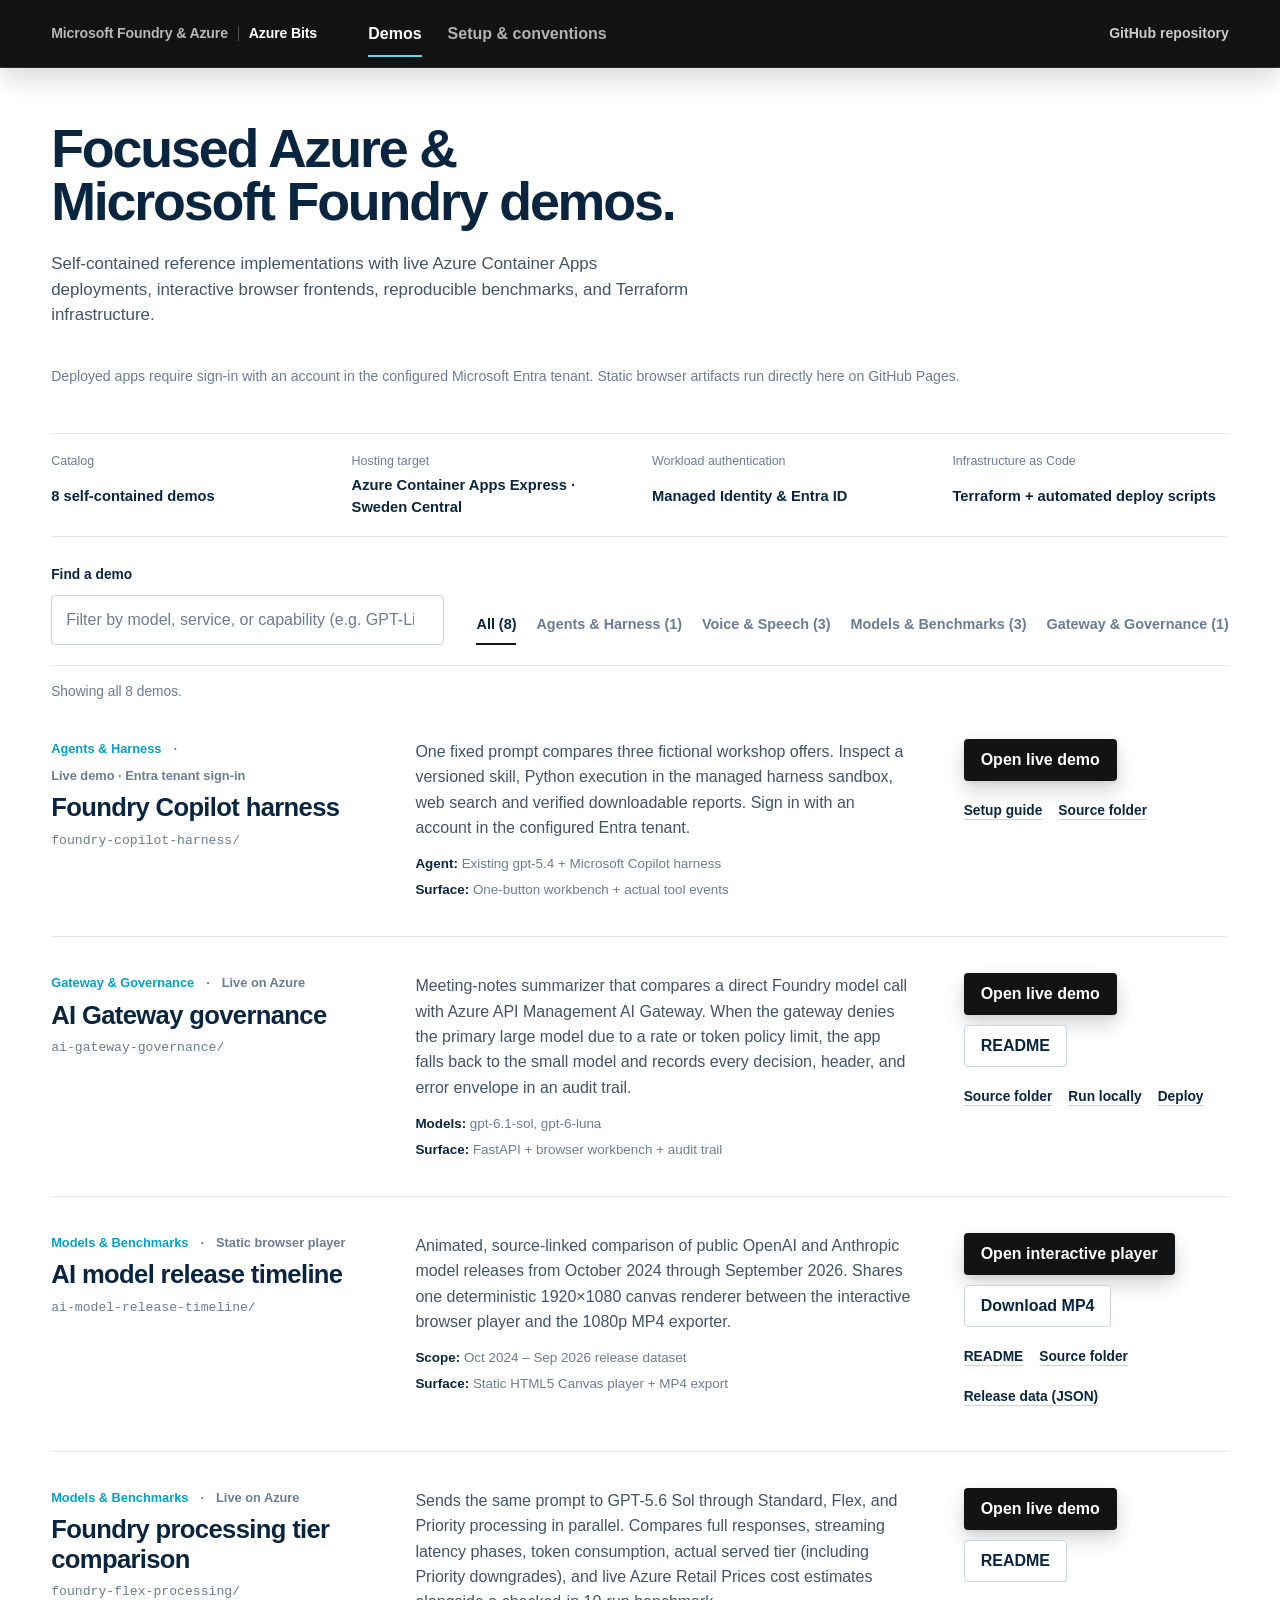
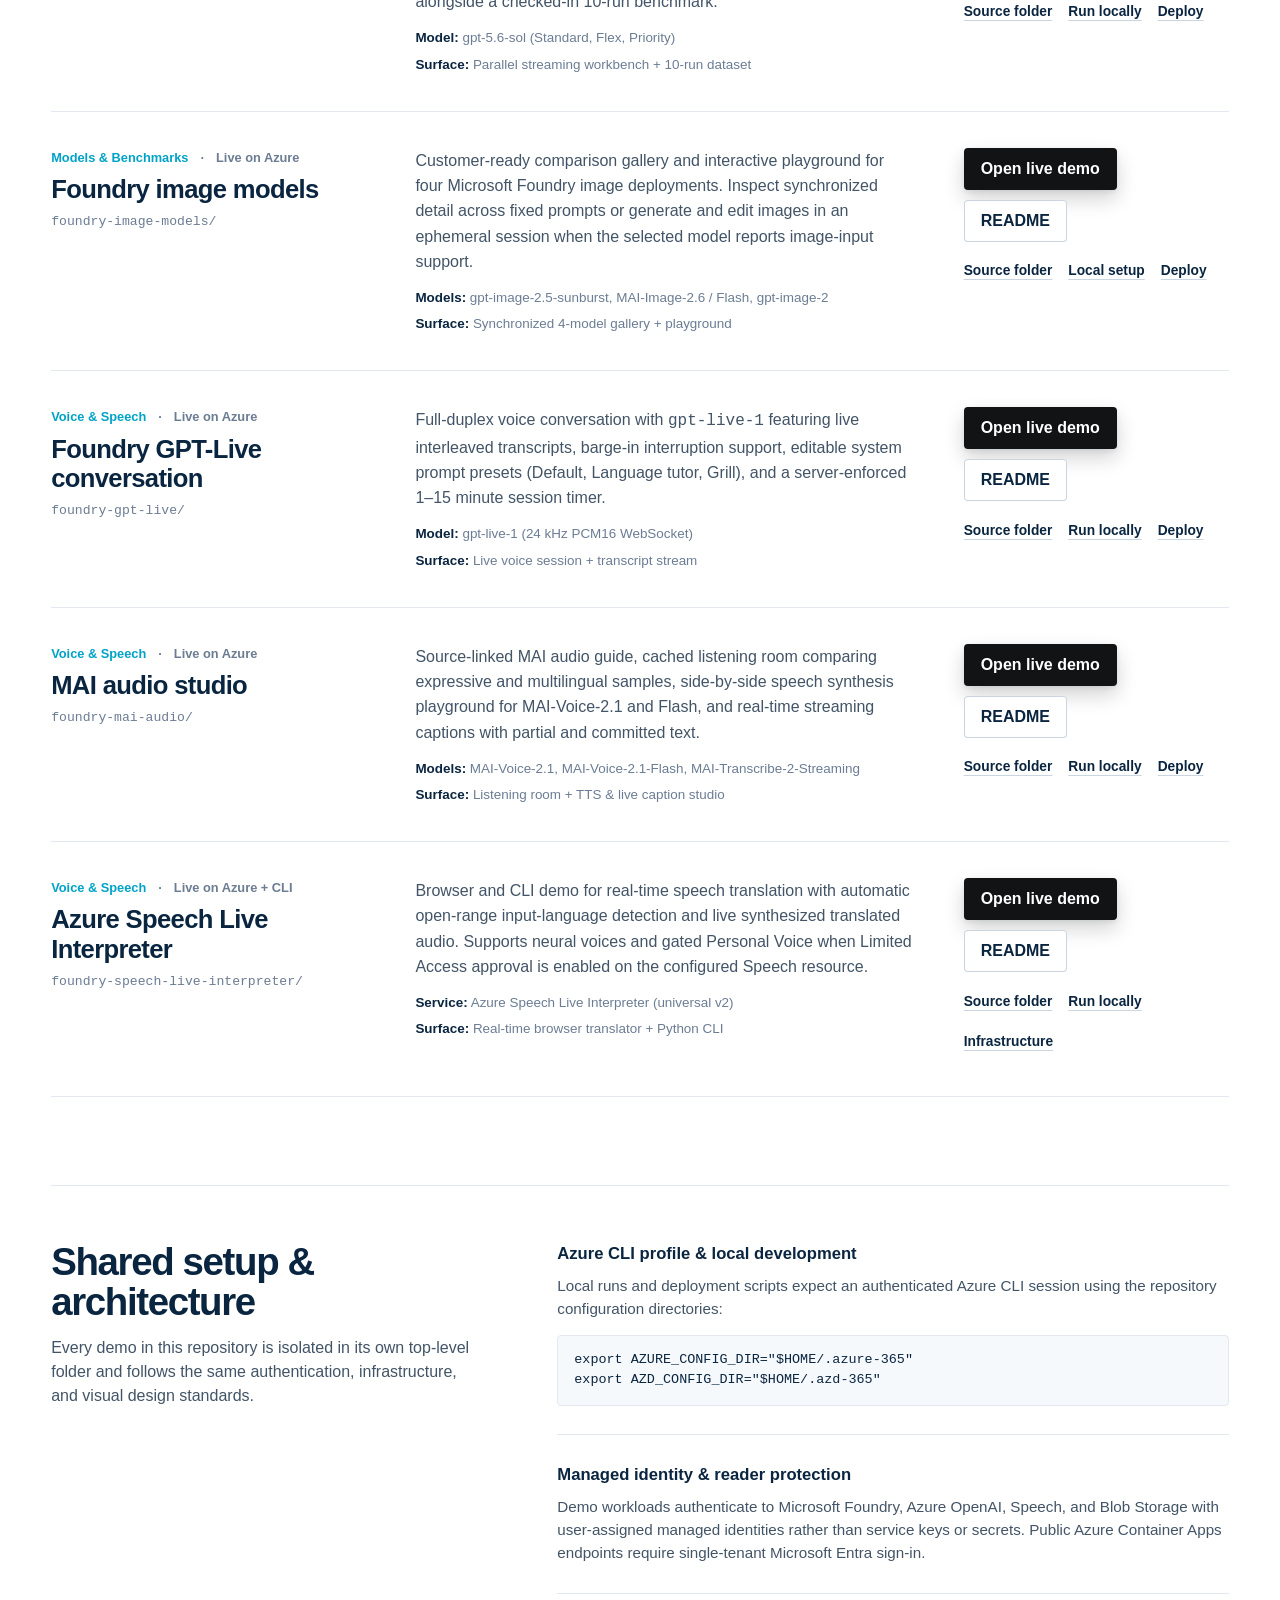
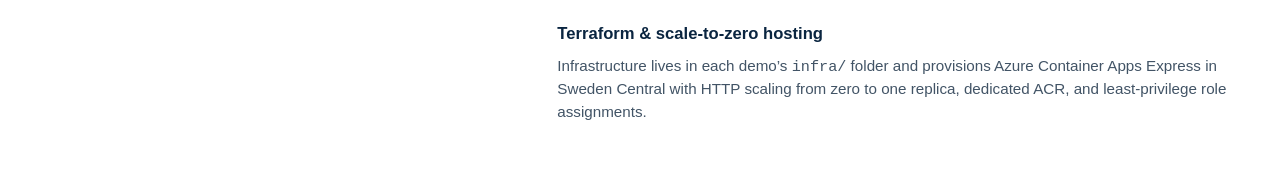
<file: index.html>
<!doctype html>
<html lang="en">
  <head>
    <meta charset="utf-8" />
    <meta name="viewport" content="width=device-width, initial-scale=1" />
    <meta
      name="description"
      content="Directory of self-contained Azure services and Microsoft Foundry demos with live links, source code, and setup guides."
    />
    <title>Azure Bits | Demo Directory</title>
    <link
      rel="icon"
      href="data:image/svg+xml,<svg xmlns=%22http://www.w3.org/2000/svg%22 viewBox=%220 0 32 32%22><rect width=%2232%22 height=%2232%22 rx=%226%22 fill=%22%23111315%22/><path d=%22M9 22 15.5 9h3L25 22h-3.2l-1.3-2.8h-7L12.2 22H9Zm5.7-5.4h4.6L17 11.7l-2.3 4.9Z%22 fill=%22%236fd3e8%22/></svg>"
    />
    <link rel="stylesheet" href="./tokens.css" />
    <link rel="stylesheet" href="./baseline.css" />
    <link rel="stylesheet" href="./styles.css" />
  </head>
  <body>
    <div class="demo-shell">
      <header class="demo-header">
        <a class="demo-brand" href="./" aria-label="Azure Bits home">
          <span class="demo-brand__family">Microsoft Foundry &amp; Azure</span>
          <span class="demo-brand__divider" aria-hidden="true"></span>
          <span>Azure Bits</span>
        </a>
        <nav class="demo-nav" aria-label="Page sections">
          <a class="demo-nav__item is-active" href="#directory">Demos</a>
          <a class="demo-nav__item" href="#conventions">Setup &amp; conventions</a>
        </nav>
        <div class="demo-header__actions">
          <a
            class="header-link"
            href="https://github.com/michalmar/azure-bits"
            target="_blank"
            rel="noopener noreferrer"
          >
            GitHub repository
          </a>
        </div>
      </header>

      <main class="demo-main">
        <section class="demo-page-head" aria-labelledby="page-title">
          <div>
            <h1 id="page-title">Focused Azure &amp; Microsoft Foundry demos.</h1>
          </div>
          <p class="demo-lead">
            Self-contained reference implementations with live Azure Container Apps deployments,
            interactive browser frontends, reproducible benchmarks, and Terraform infrastructure.
          </p>
          <p class="demo-support">
            Deployed apps require sign-in with an account in the configured Microsoft Entra tenant.
            Static browser artifacts run directly here on GitHub Pages.
          </p>
        </section>

        <section class="summary-tape" aria-label="Repository overview">
          <div>
            <span class="summary-tape__label">Catalog</span>
            <strong>8 self-contained demos</strong>
          </div>
          <div>
            <span class="summary-tape__label">Hosting target</span>
            <strong>Azure Container Apps Express · Sweden Central</strong>
          </div>
          <div>
            <span class="summary-tape__label">Workload authentication</span>
            <strong>Managed Identity &amp; Entra ID</strong>
          </div>
          <div>
            <span class="summary-tape__label">Infrastructure as Code</span>
            <strong>Terraform + automated deploy scripts</strong>
          </div>
        </section>

        <section id="directory" aria-labelledby="directory-heading">
          <h2 id="directory-heading" class="sr-only">Demo directory</h2>

          <div class="catalog-toolbar">
            <label class="demo-field catalog-search" for="demoSearch">
              <span class="demo-field__label">Find a demo</span>
              <input
                id="demoSearch"
                class="demo-control"
                type="search"
                placeholder="Filter by model, service, or capability (e.g. GPT-Live, MAI, gateway, flex)…"
                autocomplete="off"
              />
            </label>

            <div class="catalog-filters" role="group" aria-label="Filter demos by category">
              <button
                type="button"
                class="filter-tab is-active"
                data-filter="all"
                aria-pressed="true"
              >
                All (8)
              </button>
              <button
                type="button"
                class="filter-tab"
                data-filter="agents"
                aria-pressed="false"
              >
                Agents &amp; Harness (1)
              </button>
              <button
                type="button"
                class="filter-tab"
                data-filter="voice"
                aria-pressed="false"
              >
                Voice &amp; Speech (3)
              </button>
              <button
                type="button"
                class="filter-tab"
                data-filter="models"
                aria-pressed="false"
              >
                Models &amp; Benchmarks (3)
              </button>
              <button
                type="button"
                class="filter-tab"
                data-filter="governance"
                aria-pressed="false"
              >
                Gateway &amp; Governance (1)
              </button>
            </div>
          </div>

          <p id="catalogStatus" class="catalog-status" role="status" aria-live="polite">
            Showing all 8 demos.
          </p>

          <ol class="demo-catalog" id="demoCatalog">
            <li
              class="demo-entry"
              data-category="agents"
              data-keywords="foundry copilot harness agent skill yaml workshop csv python sandbox web search"
            >
              <div class="demo-entry__identity">
                <div class="demo-entry__kicker">
                  <span class="demo-entry__domain">Agents &amp; Harness</span>
                  <span aria-hidden="true">·</span>
                  <span>Live demo · Entra tenant sign-in</span>
                </div>
                <h3 class="demo-entry__title">
                  <a href="https://foundry-copilot-harness-demo.mangoplant-89bf92cc.swedencentral.azurecontainerapps.io">
                    Foundry Copilot harness
                  </a>
                </h3>
                <span class="demo-entry__folder">foundry-copilot-harness/</span>
              </div>
              <div class="demo-entry__body">
                <p class="demo-entry__summary">
                  One fixed prompt compares three fictional workshop offers. Inspect a
                  versioned skill, Python execution in the managed harness sandbox, web
                  search and verified downloadable reports. Sign in with an account
                  in the configured Entra tenant.
                </p>
                <ul class="demo-entry__specs" aria-label="Technical highlights">
                  <li><strong>Agent:</strong> Existing gpt-5.4 + Microsoft Copilot harness</li>
                  <li><strong>Surface:</strong> One-button workbench + actual tool events</li>
                </ul>
              </div>
              <div class="demo-entry__links">
                <div class="demo-entry__primary-actions">
                  <a class="demo-button demo-button--primary"
                     href="https://foundry-copilot-harness-demo.mangoplant-89bf92cc.swedencentral.azurecontainerapps.io">
                    Open live demo
                  </a>
                </div>
                <div class="demo-entry__secondary-links">
                  <a class="demo-text-link"
                     href="https://github.com/michalmar/azure-bits/blob/main/foundry-copilot-harness/README.md">
                    Setup guide
                  </a>
                  <a class="demo-text-link"
                     href="https://github.com/michalmar/azure-bits/tree/main/foundry-copilot-harness">
                    Source folder
                  </a>
                </div>
              </div>
            </li>
            <li
              class="demo-entry"
              data-category="governance"
              data-keywords="apim api management rate limit token limit fallback gpt-6.1-sol gpt-6-luna audit trail"
            >
              <div class="demo-entry__identity">
                <div class="demo-entry__kicker">
                  <span class="demo-entry__domain">Gateway &amp; Governance</span>
                  <span aria-hidden="true">·</span>
                  <span>Live on Azure</span>
                </div>
                <h3 class="demo-entry__title">
                  <a
                    href="https://ai-gateway-governance-demo.salmonbush-57fddba4.swedencentral.azurecontainerapps.io"
                    target="_blank"
                    rel="noopener noreferrer"
                  >
                    AI Gateway governance
                  </a>
                </h3>
                <span class="demo-entry__folder">ai-gateway-governance/</span>
              </div>

              <div class="demo-entry__body">
                <p class="demo-entry__summary">
                  Meeting-notes summarizer that compares a direct Foundry model call with Azure API
                  Management AI Gateway. When the gateway denies the primary large model due to a
                  rate or token policy limit, the app falls back to the small model and records
                  every decision, header, and error envelope in an audit trail.
                </p>
                <ul class="demo-entry__specs" aria-label="Technical highlights">
                  <li><strong>Models:</strong> gpt-6.1-sol, gpt-6-luna</li>
                  <li><strong>Surface:</strong> FastAPI + browser workbench + audit trail</li>
                </ul>
              </div>

              <div class="demo-entry__links">
                <div class="demo-entry__primary-actions">
                  <a
                    class="demo-button demo-button--primary"
                    href="https://ai-gateway-governance-demo.salmonbush-57fddba4.swedencentral.azurecontainerapps.io"
                    target="_blank"
                    rel="noopener noreferrer"
                  >
                    Open live demo
                  </a>
                  <a
                    class="demo-button demo-button--secondary"
                    href="https://github.com/michalmar/azure-bits/blob/main/ai-gateway-governance/README.md"
                    target="_blank"
                    rel="noopener noreferrer"
                  >
                    README
                  </a>
                </div>
                <div class="demo-entry__secondary-links">
                  <a
                    class="demo-text-link"
                    href="https://github.com/michalmar/azure-bits/tree/main/ai-gateway-governance"
                    target="_blank"
                    rel="noopener noreferrer"
                  >
                    Source folder
                  </a>
                  <a
                    class="demo-text-link"
                    href="https://github.com/michalmar/azure-bits/blob/main/ai-gateway-governance/README.md#run-locally"
                    target="_blank"
                    rel="noopener noreferrer"
                  >
                    Run locally
                  </a>
                  <a
                    class="demo-text-link"
                    href="https://github.com/michalmar/azure-bits/blob/main/ai-gateway-governance/README.md#deploy-to-azure"
                    target="_blank"
                    rel="noopener noreferrer"
                  >
                    Deploy
                  </a>
                </div>
              </div>
            </li>

            <li
              class="demo-entry"
              data-category="models"
              data-keywords="openai anthropic release timeline animation canvas video mp4 static"
            >
              <div class="demo-entry__identity">
                <div class="demo-entry__kicker">
                  <span class="demo-entry__domain">Models &amp; Benchmarks</span>
                  <span aria-hidden="true">·</span>
                  <span>Static browser player</span>
                </div>
                <h3 class="demo-entry__title">
                  <a href="./ai-model-release-timeline/static/">
                    AI model release timeline
                  </a>
                </h3>
                <span class="demo-entry__folder">ai-model-release-timeline/</span>
              </div>

              <div class="demo-entry__body">
                <p class="demo-entry__summary">
                  Animated, source-linked comparison of public OpenAI and Anthropic model releases
                  from October 2024 through September 2026. Shares one deterministic 1920×1080
                  canvas renderer between the interactive browser player and the 1080p MP4 exporter.
                </p>
                <ul class="demo-entry__specs" aria-label="Technical highlights">
                  <li><strong>Scope:</strong> Oct 2024 – Sep 2026 release dataset</li>
                  <li><strong>Surface:</strong> Static HTML5 Canvas player + MP4 export</li>
                </ul>
              </div>

              <div class="demo-entry__links">
                <div class="demo-entry__primary-actions">
                  <a
                    class="demo-button demo-button--primary"
                    href="./ai-model-release-timeline/static/"
                  >
                    Open interactive player
                  </a>
                  <a
                    class="demo-button demo-button--secondary"
                    href="./ai-model-release-timeline/media/model-release-timeline.mp4"
                  >
                    Download MP4
                  </a>
                </div>
                <div class="demo-entry__secondary-links">
                  <a
                    class="demo-text-link"
                    href="https://github.com/michalmar/azure-bits/blob/main/ai-model-release-timeline/README.md"
                    target="_blank"
                    rel="noopener noreferrer"
                  >
                    README
                  </a>
                  <a
                    class="demo-text-link"
                    href="https://github.com/michalmar/azure-bits/tree/main/ai-model-release-timeline"
                    target="_blank"
                    rel="noopener noreferrer"
                  >
                    Source folder
                  </a>
                  <a
                    class="demo-text-link"
                    href="./ai-model-release-timeline/static/releases.json"
                  >
                    Release data (JSON)
                  </a>
                </div>
              </div>
            </li>

            <li
              class="demo-entry"
              data-category="models"
              data-keywords="gpt-5.6-sol standard flex priority service tier latency pricing benchmark"
            >
              <div class="demo-entry__identity">
                <div class="demo-entry__kicker">
                  <span class="demo-entry__domain">Models &amp; Benchmarks</span>
                  <span aria-hidden="true">·</span>
                  <span>Live on Azure</span>
                </div>
                <h3 class="demo-entry__title">
                  <a
                    href="https://foundry-flex-demo.mangoplant-8b221bda.swedencentral.azurecontainerapps.io"
                    target="_blank"
                    rel="noopener noreferrer"
                  >
                    Foundry processing tier comparison
                  </a>
                </h3>
                <span class="demo-entry__folder">foundry-flex-processing/</span>
              </div>

              <div class="demo-entry__body">
                <p class="demo-entry__summary">
                  Sends the same prompt to GPT-5.6 Sol through Standard, Flex, and Priority
                  processing in parallel. Compares full responses, streaming latency phases, token
                  consumption, actual served tier (including Priority downgrades), and live Azure
                  Retail Prices cost estimates alongside a checked-in 10-run benchmark.
                </p>
                <ul class="demo-entry__specs" aria-label="Technical highlights">
                  <li><strong>Model:</strong> gpt-5.6-sol (Standard, Flex, Priority)</li>
                  <li><strong>Surface:</strong> Parallel streaming workbench + 10-run dataset</li>
                </ul>
              </div>

              <div class="demo-entry__links">
                <div class="demo-entry__primary-actions">
                  <a
                    class="demo-button demo-button--primary"
                    href="https://foundry-flex-demo.mangoplant-8b221bda.swedencentral.azurecontainerapps.io"
                    target="_blank"
                    rel="noopener noreferrer"
                  >
                    Open live demo
                  </a>
                  <a
                    class="demo-button demo-button--secondary"
                    href="https://github.com/michalmar/azure-bits/blob/main/foundry-flex-processing/README.md"
                    target="_blank"
                    rel="noopener noreferrer"
                  >
                    README
                  </a>
                </div>
                <div class="demo-entry__secondary-links">
                  <a
                    class="demo-text-link"
                    href="https://github.com/michalmar/azure-bits/tree/main/foundry-flex-processing"
                    target="_blank"
                    rel="noopener noreferrer"
                  >
                    Source folder
                  </a>
                  <a
                    class="demo-text-link"
                    href="https://github.com/michalmar/azure-bits/blob/main/foundry-flex-processing/README.md#run-locally"
                    target="_blank"
                    rel="noopener noreferrer"
                  >
                    Run locally
                  </a>
                  <a
                    class="demo-text-link"
                    href="https://github.com/michalmar/azure-bits/blob/main/foundry-flex-processing/README.md#deploy-to-azure"
                    target="_blank"
                    rel="noopener noreferrer"
                  >
                    Deploy
                  </a>
                </div>
              </div>
            </li>

            <li
              class="demo-entry"
              data-category="models"
              data-keywords="image generation editing gallery playground gpt-image-2.5-sunburst mai-image-2.6-flash mai-image-2.6 gpt-image-2"
            >
              <div class="demo-entry__identity">
                <div class="demo-entry__kicker">
                  <span class="demo-entry__domain">Models &amp; Benchmarks</span>
                  <span aria-hidden="true">·</span>
                  <span>Live on Azure</span>
                </div>
                <h3 class="demo-entry__title">
                  <a
                    href="https://foundry-image-models-demo.calmrock-baf930f6.swedencentral.azurecontainerapps.io"
                    target="_blank"
                    rel="noopener noreferrer"
                  >
                    Foundry image models
                  </a>
                </h3>
                <span class="demo-entry__folder">foundry-image-models/</span>
              </div>

              <div class="demo-entry__body">
                <p class="demo-entry__summary">
                  Customer-ready comparison gallery and interactive playground for four Microsoft
                  Foundry image deployments. Inspect synchronized detail across fixed prompts or
                  generate and edit images in an ephemeral session when the selected model reports
                  image-input support.
                </p>
                <ul class="demo-entry__specs" aria-label="Technical highlights">
                  <li>
                    <strong>Models:</strong> gpt-image-2.5-sunburst, MAI-Image-2.6 / Flash,
                    gpt-image-2
                  </li>
                  <li><strong>Surface:</strong> Synchronized 4-model gallery + playground</li>
                </ul>
              </div>

              <div class="demo-entry__links">
                <div class="demo-entry__primary-actions">
                  <a
                    class="demo-button demo-button--primary"
                    href="https://foundry-image-models-demo.calmrock-baf930f6.swedencentral.azurecontainerapps.io"
                    target="_blank"
                    rel="noopener noreferrer"
                  >
                    Open live demo
                  </a>
                  <a
                    class="demo-button demo-button--secondary"
                    href="https://github.com/michalmar/azure-bits/blob/main/foundry-image-models/README.md"
                    target="_blank"
                    rel="noopener noreferrer"
                  >
                    README
                  </a>
                </div>
                <div class="demo-entry__secondary-links">
                  <a
                    class="demo-text-link"
                    href="https://github.com/michalmar/azure-bits/tree/main/foundry-image-models"
                    target="_blank"
                    rel="noopener noreferrer"
                  >
                    Source folder
                  </a>
                  <a
                    class="demo-text-link"
                    href="https://github.com/michalmar/azure-bits/blob/main/foundry-image-models/README.md#local-setup"
                    target="_blank"
                    rel="noopener noreferrer"
                  >
                    Local setup
                  </a>
                  <a
                    class="demo-text-link"
                    href="https://github.com/michalmar/azure-bits/blob/main/foundry-image-models/README.md#deploy-to-azure"
                    target="_blank"
                    rel="noopener noreferrer"
                  >
                    Deploy
                  </a>
                </div>
              </div>
            </li>

            <li
              class="demo-entry"
              data-category="voice"
              data-keywords="gpt-live-1 voice audio full-duplex conversation websocket microphone transcript"
            >
              <div class="demo-entry__identity">
                <div class="demo-entry__kicker">
                  <span class="demo-entry__domain">Voice &amp; Speech</span>
                  <span aria-hidden="true">·</span>
                  <span>Live on Azure</span>
                </div>
                <h3 class="demo-entry__title">
                  <a
                    href="https://foundry-gpt-live-demo.wonderfulforest-c2bd4c50.swedencentral.azurecontainerapps.io"
                    target="_blank"
                    rel="noopener noreferrer"
                  >
                    Foundry GPT-Live conversation
                  </a>
                </h3>
                <span class="demo-entry__folder">foundry-gpt-live/</span>
              </div>

              <div class="demo-entry__body">
                <p class="demo-entry__summary">
                  Full-duplex voice conversation with <code>gpt-live-1</code> featuring live
                  interleaved transcripts, barge-in interruption support, editable system prompt
                  presets (Default, Language tutor, Grill), and a server-enforced 1–15 minute
                  session timer.
                </p>
                <ul class="demo-entry__specs" aria-label="Technical highlights">
                  <li><strong>Model:</strong> gpt-live-1 (24 kHz PCM16 WebSocket)</li>
                  <li><strong>Surface:</strong> Live voice session + transcript stream</li>
                </ul>
              </div>

              <div class="demo-entry__links">
                <div class="demo-entry__primary-actions">
                  <a
                    class="demo-button demo-button--primary"
                    href="https://foundry-gpt-live-demo.wonderfulforest-c2bd4c50.swedencentral.azurecontainerapps.io"
                    target="_blank"
                    rel="noopener noreferrer"
                  >
                    Open live demo
                  </a>
                  <a
                    class="demo-button demo-button--secondary"
                    href="https://github.com/michalmar/azure-bits/blob/main/foundry-gpt-live/README.md"
                    target="_blank"
                    rel="noopener noreferrer"
                  >
                    README
                  </a>
                </div>
                <div class="demo-entry__secondary-links">
                  <a
                    class="demo-text-link"
                    href="https://github.com/michalmar/azure-bits/tree/main/foundry-gpt-live"
                    target="_blank"
                    rel="noopener noreferrer"
                  >
                    Source folder
                  </a>
                  <a
                    class="demo-text-link"
                    href="https://github.com/michalmar/azure-bits/blob/main/foundry-gpt-live/README.md#run-locally"
                    target="_blank"
                    rel="noopener noreferrer"
                  >
                    Run locally
                  </a>
                  <a
                    class="demo-text-link"
                    href="https://github.com/michalmar/azure-bits/blob/main/foundry-gpt-live/README.md#deploy-to-azure"
                    target="_blank"
                    rel="noopener noreferrer"
                  >
                    Deploy
                  </a>
                </div>
              </div>
            </li>

            <li
              class="demo-entry"
              data-category="voice"
              data-keywords="mai-voice-2.1 mai-voice-2.1-flash mai-transcribe-2-streaming speech synthesis tts stt captions audio"
            >
              <div class="demo-entry__identity">
                <div class="demo-entry__kicker">
                  <span class="demo-entry__domain">Voice &amp; Speech</span>
                  <span aria-hidden="true">·</span>
                  <span>Live on Azure</span>
                </div>
                <h3 class="demo-entry__title">
                  <a
                    href="https://foundry-mai-audio-demo.mangoplant-89bf92cc.swedencentral.azurecontainerapps.io"
                    target="_blank"
                    rel="noopener noreferrer"
                  >
                    MAI audio studio
                  </a>
                </h3>
                <span class="demo-entry__folder">foundry-mai-audio/</span>
              </div>

              <div class="demo-entry__body">
                <p class="demo-entry__summary">
                  Source-linked MAI audio guide, cached listening room comparing expressive and
                  multilingual samples, side-by-side speech synthesis playground for MAI-Voice-2.1
                  and Flash, and real-time streaming captions with partial and committed text.
                </p>
                <ul class="demo-entry__specs" aria-label="Technical highlights">
                  <li>
                    <strong>Models:</strong> MAI-Voice-2.1, MAI-Voice-2.1-Flash,
                    MAI-Transcribe-2-Streaming
                  </li>
                  <li><strong>Surface:</strong> Listening room + TTS &amp; live caption studio</li>
                </ul>
              </div>

              <div class="demo-entry__links">
                <div class="demo-entry__primary-actions">
                  <a
                    class="demo-button demo-button--primary"
                    href="https://foundry-mai-audio-demo.mangoplant-89bf92cc.swedencentral.azurecontainerapps.io"
                    target="_blank"
                    rel="noopener noreferrer"
                  >
                    Open live demo
                  </a>
                  <a
                    class="demo-button demo-button--secondary"
                    href="https://github.com/michalmar/azure-bits/blob/main/foundry-mai-audio/README.md"
                    target="_blank"
                    rel="noopener noreferrer"
                  >
                    README
                  </a>
                </div>
                <div class="demo-entry__secondary-links">
                  <a
                    class="demo-text-link"
                    href="https://github.com/michalmar/azure-bits/tree/main/foundry-mai-audio"
                    target="_blank"
                    rel="noopener noreferrer"
                  >
                    Source folder
                  </a>
                  <a
                    class="demo-text-link"
                    href="https://github.com/michalmar/azure-bits/blob/main/foundry-mai-audio/README.md#run-locally"
                    target="_blank"
                    rel="noopener noreferrer"
                  >
                    Run locally
                  </a>
                  <a
                    class="demo-text-link"
                    href="https://github.com/michalmar/azure-bits/blob/main/foundry-mai-audio/README.md#deploy-to-azure"
                    target="_blank"
                    rel="noopener noreferrer"
                  >
                    Deploy
                  </a>
                </div>
              </div>
            </li>

            <li
              class="demo-entry"
              data-category="voice"
              data-keywords="speech live interpreter translation real-time personal voice cli websocket"
            >
              <div class="demo-entry__identity">
                <div class="demo-entry__kicker">
                  <span class="demo-entry__domain">Voice &amp; Speech</span>
                  <span aria-hidden="true">·</span>
                  <span>Live on Azure + CLI</span>
                </div>
                <h3 class="demo-entry__title">
                  <a
                    href="https://foundry-speech-interpreter.calmmeadow-e5324689.swedencentral.azurecontainerapps.io"
                    target="_blank"
                    rel="noopener noreferrer"
                  >
                    Azure Speech Live Interpreter
                  </a>
                </h3>
                <span class="demo-entry__folder">foundry-speech-live-interpreter/</span>
              </div>

              <div class="demo-entry__body">
                <p class="demo-entry__summary">
                  Browser and CLI demo for real-time speech translation with automatic open-range
                  input-language detection and live synthesized translated audio. Supports neural
                  voices and gated Personal Voice when Limited Access approval is enabled on the
                  configured Speech resource.
                </p>
                <ul class="demo-entry__specs" aria-label="Technical highlights">
                  <li><strong>Service:</strong> Azure Speech Live Interpreter (universal v2)</li>
                  <li><strong>Surface:</strong> Real-time browser translator + Python CLI</li>
                </ul>
              </div>

              <div class="demo-entry__links">
                <div class="demo-entry__primary-actions">
                  <a
                    class="demo-button demo-button--primary"
                    href="https://foundry-speech-interpreter.calmmeadow-e5324689.swedencentral.azurecontainerapps.io"
                    target="_blank"
                    rel="noopener noreferrer"
                  >
                    Open live demo
                  </a>
                  <a
                    class="demo-button demo-button--secondary"
                    href="https://github.com/michalmar/azure-bits/blob/main/foundry-speech-live-interpreter/README.md"
                    target="_blank"
                    rel="noopener noreferrer"
                  >
                    README
                  </a>
                </div>
                <div class="demo-entry__secondary-links">
                  <a
                    class="demo-text-link"
                    href="https://github.com/michalmar/azure-bits/tree/main/foundry-speech-live-interpreter"
                    target="_blank"
                    rel="noopener noreferrer"
                  >
                    Source folder
                  </a>
                  <a
                    class="demo-text-link"
                    href="https://github.com/michalmar/azure-bits/blob/main/foundry-speech-live-interpreter/README.md#configure-and-run-locally"
                    target="_blank"
                    rel="noopener noreferrer"
                  >
                    Run locally
                  </a>
                  <a
                    class="demo-text-link"
                    href="https://github.com/michalmar/azure-bits/blob/main/foundry-speech-live-interpreter/README.md#infrastructure"
                    target="_blank"
                    rel="noopener noreferrer"
                  >
                    Infrastructure
                  </a>
                </div>
              </div>
            </li>
          </ol>

          <div id="catalogEmpty" class="demo-empty catalog-empty" hidden>
            <div>
              <strong>No demos match the current filter.</strong>
              <p>Try a broader keyword or reset the category filter.</p>
            </div>
            <button
              type="button"
              id="resetCatalogFilters"
              class="demo-button demo-button--secondary"
            >
              Show all demos
            </button>
          </div>
        </section>

        <section
          id="conventions"
          class="convention-section"
          aria-labelledby="conventions-heading"
        >
          <div>
            <h2 id="conventions-heading">Shared setup &amp; architecture</h2>
            <p class="convention-section__lead">
              Every demo in this repository is isolated in its own top-level folder and follows the
              same authentication, infrastructure, and visual design standards.
            </p>
          </div>

          <div class="convention-grid">
            <div class="convention-item">
              <h3>Azure CLI profile &amp; local development</h3>
              <p>
                Local runs and deployment scripts expect an authenticated Azure CLI session using
                the repository configuration directories:
              </p>
              <pre class="code-block"><code>export AZURE_CONFIG_DIR="$HOME/.azure-365"
export AZD_CONFIG_DIR="$HOME/.azd-365"</code></pre>
            </div>

            <div class="convention-item">
              <h3>Managed identity &amp; reader protection</h3>
              <p>
                Demo workloads authenticate to Microsoft Foundry, Azure OpenAI, Speech, and Blob
                Storage with user-assigned managed identities rather than service keys or secrets.
                Public Azure Container Apps endpoints require single-tenant Microsoft Entra sign-in.
              </p>
            </div>

            <div class="convention-item">
              <h3>Terraform &amp; scale-to-zero hosting</h3>
              <p>
                Infrastructure lives in each demo’s <code>infra/</code> folder and provisions Azure
                Container Apps Express in Sweden Central with HTTP scaling from zero to one replica,
                dedicated ACR, and least-privilege role assignments.
              </p>
            </div>
          </div>
        </section>
      </main>
    </div>

    <script src="./app.js" defer></script>
  </body>
</html>
</file>
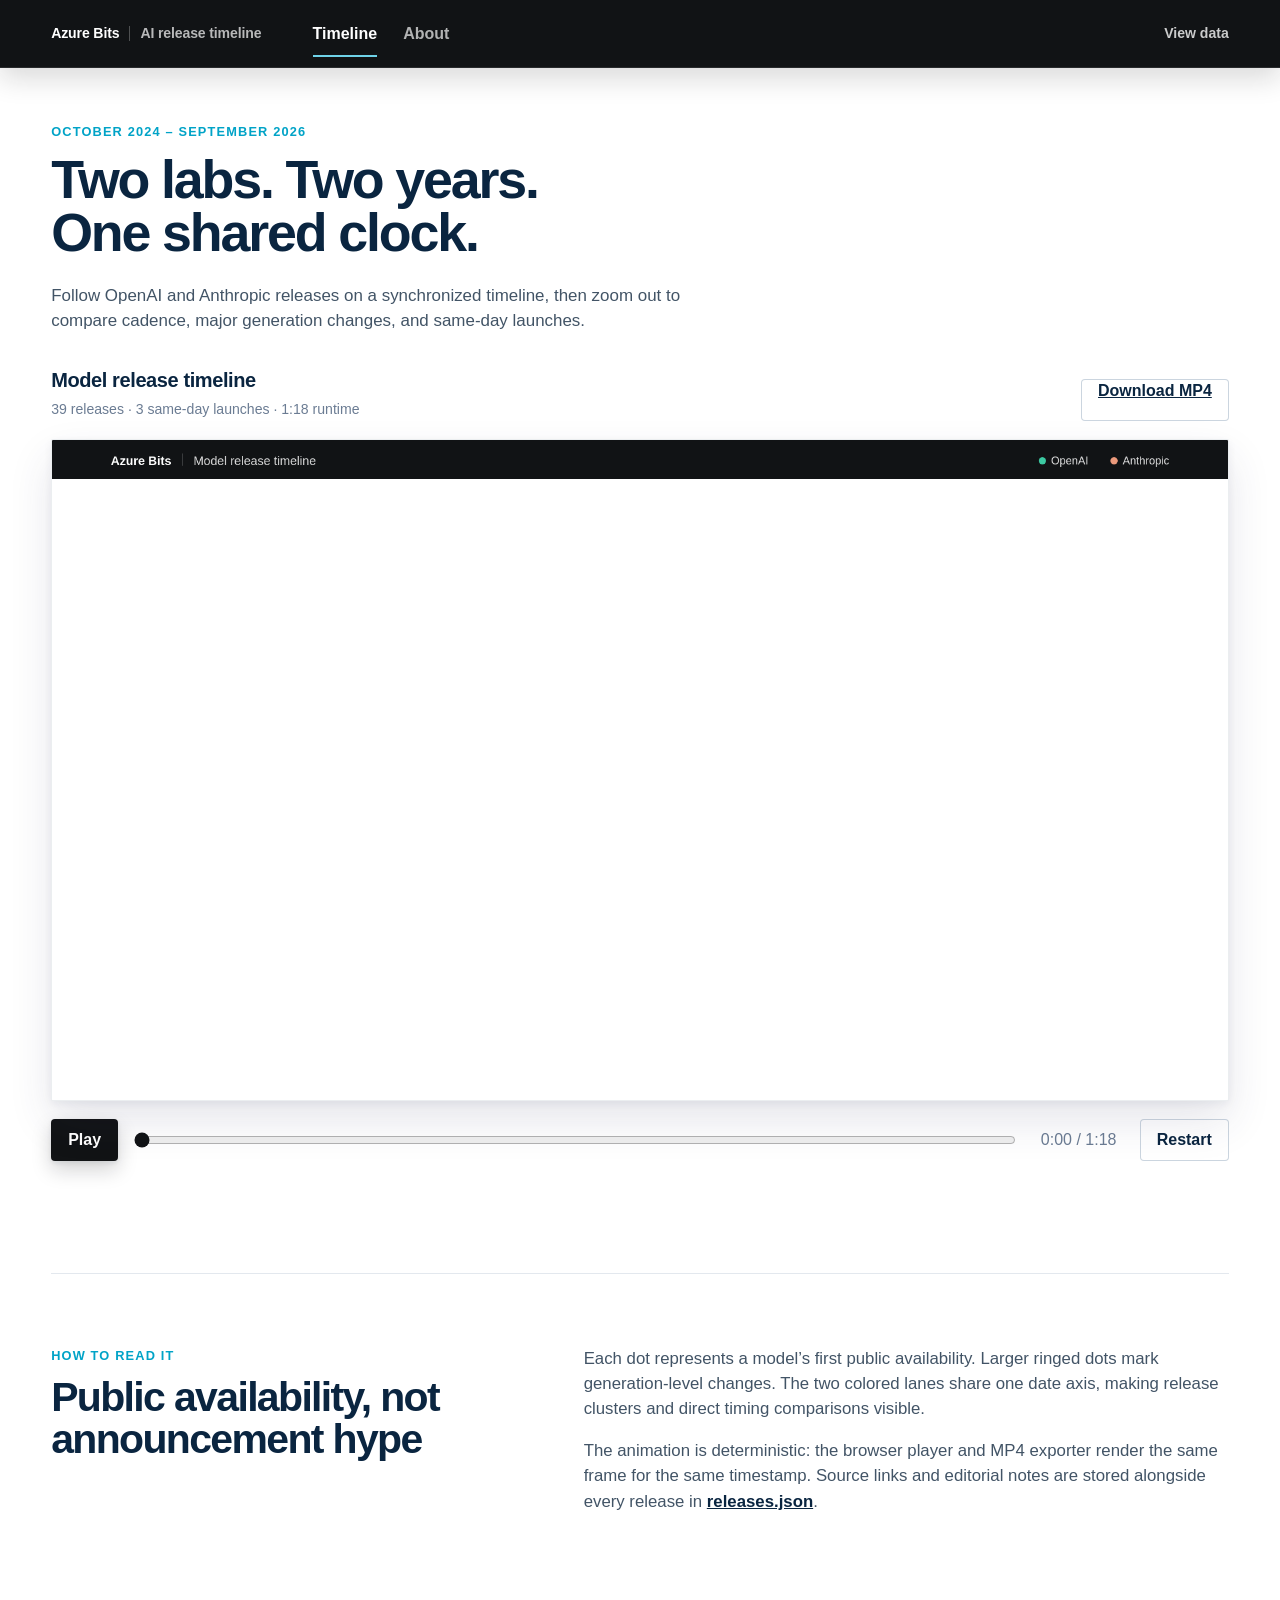
<file: ai-model-release-timeline/static/index.html>
<!doctype html>
<html lang="en">
  <head>
    <meta charset="utf-8" />
    <meta name="viewport" content="width=device-width, initial-scale=1" />
    <meta
      name="description"
      content="An animated comparison of OpenAI and Anthropic model releases from October 2024 through September 2026."
    />
    <title>AI model release timeline | Azure Bits</title>
    <link rel="icon" href="data:image/svg+xml,<svg xmlns=%22http://www.w3.org/2000/svg%22 viewBox=%220 0 32 32%22><rect width=%2232%22 height=%2232%22 rx=%226%22 fill=%22%23111315%22/><circle cx=%2211%22 cy=%2216%22 r=%224%22 fill=%22%230e8f6f%22/><circle cx=%2221%22 cy=%2216%22 r=%224%22 fill=%22%23c4623f%22/></svg>" />
    <link rel="stylesheet" href="./tokens.css" />
    <link rel="stylesheet" href="./baseline.css" />
    <link rel="stylesheet" href="./styles.css" />
  </head>
  <body>
    <div class="demo-shell">
      <header class="demo-header">
        <a class="demo-brand" href="../../" aria-label="Azure Bits home">
          <span>Azure Bits</span>
          <span class="demo-brand__divider" aria-hidden="true"></span>
          <span class="demo-brand__family">AI release timeline</span>
        </a>
        <nav class="demo-nav" aria-label="Page sections">
          <a class="demo-nav__item is-active" href="#timeline">Timeline</a>
          <a class="demo-nav__item" href="#about">About</a>
        </nav>
        <div class="demo-header__actions">
          <a class="header-link" href="./releases.json">View data</a>
        </div>
      </header>

      <main class="demo-main">
        <section class="demo-page-head">
          <div>
            <p class="eyebrow">October 2024 – September 2026</p>
            <h1>Two labs. Two years. One shared clock.</h1>
          </div>
          <p class="demo-lead">
            Follow OpenAI and Anthropic releases on a synchronized timeline,
            then zoom out to compare cadence, major generation changes, and
            same-day launches.
          </p>
        </section>

        <section id="timeline" class="player" aria-labelledby="player-title">
          <div class="player__heading">
            <div>
              <h2 id="player-title">Model release timeline</h2>
              <p id="player-status" class="demo-support" role="status">Loading release data…</p>
            </div>
            <a
              class="demo-button demo-button--secondary"
              href="../media/model-release-timeline.mp4"
              download
            >
              Download MP4
            </a>
          </div>

          <div class="demo-media player__stage">
            <canvas
              id="stage"
              width="1920"
              height="1080"
              aria-label="Animated timeline of OpenAI and Anthropic model releases"
            ></canvas>
            <div id="player-error" class="player__error" hidden>
              <strong>Timeline unavailable</strong>
              <span>Refresh the page or verify that releases.json can be loaded.</span>
            </div>
          </div>

          <div class="player__controls" aria-label="Timeline playback controls">
            <button id="play-button" class="demo-button demo-button--primary" type="button" disabled>
              Play
            </button>
            <label class="scrubber">
              <span class="sr-only">Timeline position</span>
              <input id="scrubber" type="range" min="0" max="1" step="0.01" value="0" disabled />
            </label>
            <output id="time-readout" for="scrubber">0:00 / 0:00</output>
            <button id="restart-button" class="demo-button demo-button--secondary" type="button" disabled>
              Restart
            </button>
          </div>
        </section>

        <section id="about" class="about" aria-labelledby="about-title">
          <div>
            <p class="eyebrow">How to read it</p>
            <h2 id="about-title">Public availability, not announcement hype</h2>
          </div>
          <div class="about__copy">
            <p>
              Each dot represents a model’s first public availability. Larger
              ringed dots mark generation-level changes. The two colored lanes
              share one date axis, making release clusters and direct timing
              comparisons visible.
            </p>
            <p>
              The animation is deterministic: the browser player and MP4
              exporter render the same frame for the same timestamp. Source
              links and editorial notes are stored alongside every release in
              <a href="./releases.json">releases.json</a>.
            </p>
          </div>
        </section>
      </main>
    </div>

    <script type="module" src="./player.js"></script>
  </body>
</html>
</file>
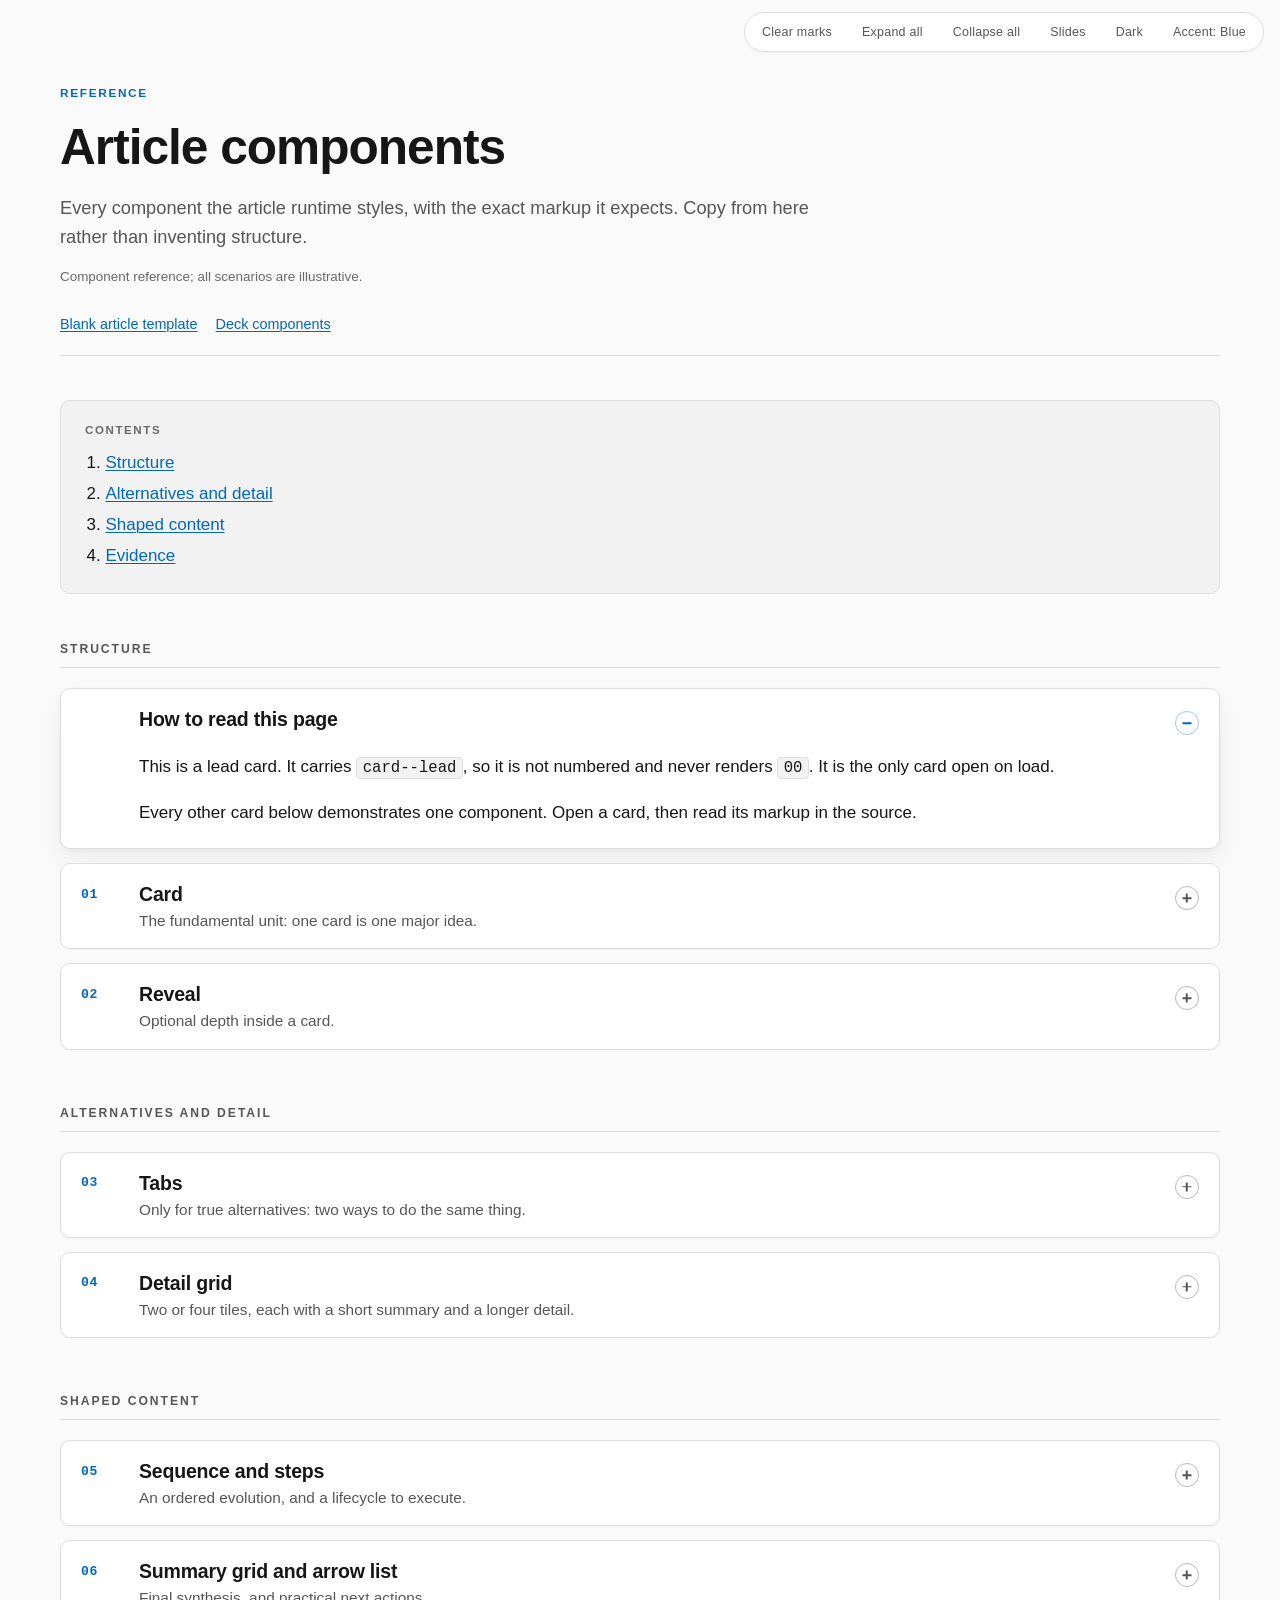
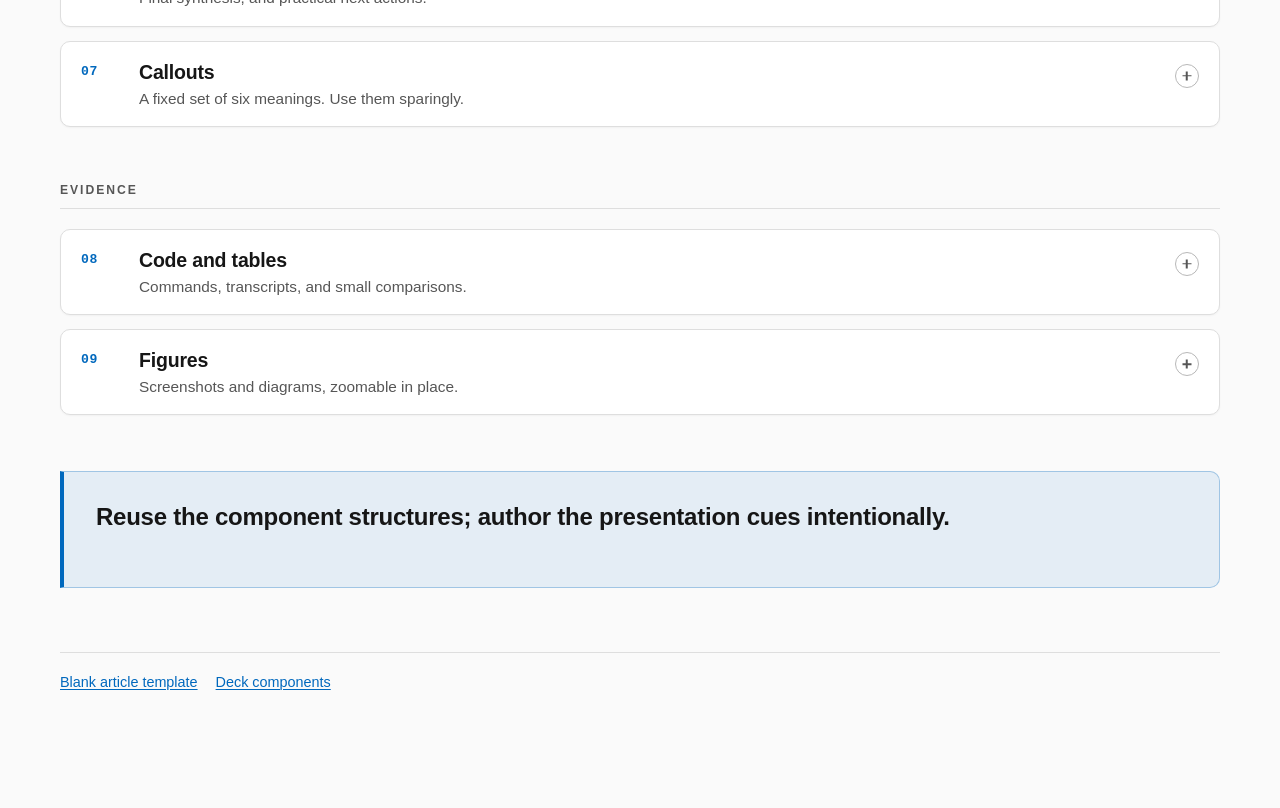
<file: .agents/skills/html-docs/article.components.html>
<!doctype html>
<html lang="en" data-default-accent="blue">
<head>
<meta charset="utf-8">
<meta name="viewport" content="width=device-width, initial-scale=1">
<title>Article components</title>
<meta name="description" content="Every component of the html-docs article runtime, with the exact markup each one requires.">
<meta name="doc-id" content="html-docs-article-components">

<script data-doc-bootstrap>
/* Inline in the head before styles with sync-head.js. No deferred bootstrap. */
(() => {
  "use strict";
  const root = document.documentElement;
  const params = new URLSearchParams(location.search);
  const id = document.querySelector('meta[name="doc-id"]')?.content ||
    location.pathname.replace(/\.standalone(?=\.html$)/i, "");
  const prefix = "html-docs:" + id + ":";
  const choices = { theme: ["light", "dark"], accent: ["blue", "orange", "green"] };
  const read = (name) => {
    try { return localStorage.getItem(prefix + name); }
    catch { return null; /* Storage may be unavailable for local files. */ }
  };
  const write = (name, value) => {
    try { localStorage.setItem(prefix + name, value); }
    catch { /* The current view still works without persistence. */ }
  };
  function refresh() {
    for (const name of Object.keys(choices)) {
      const current = root.getAttribute("data-" + name);
      const next = choices[name][(choices[name].indexOf(current) + 1) % choices[name].length];
      document.querySelectorAll('[data-action="toggle-' + name + '"]').forEach(button => {
        button.textContent = name === "theme" ? (next === "dark" ? "Dark" : "Light") :
          "Accent: " + current[0].toUpperCase() + current.slice(1);
        button.setAttribute("aria-label", name === "theme" ? "Switch to " + next + " theme" :
          "Accent: " + current + ". Switch to " + next);
      });
    }
  }
  for (const [name, values] of Object.entries(choices)) {
    const fallback = name === "theme" && matchMedia("(prefers-color-scheme: dark)").matches ? "dark" : values[0];
    const value = [params.get(name), read(name), root.getAttribute("data-default-" + name), fallback]
      .find(candidate => values.includes(candidate));
    root.setAttribute("data-" + name, value);
  }
  root.classList.add("js");
  if (params.get("view") === "slides") root.setAttribute("data-view", "slides");
  window.HtmlDocs = { read, write, refresh };
  document.addEventListener("DOMContentLoaded", refresh);
  document.addEventListener("click", event => {
    const button = event.target.closest('[data-action="toggle-theme"], [data-action="toggle-accent"]');
    if (!button) return;
    const name = button.getAttribute("data-action").slice(7);
    const values = choices[name];
    const next = values[(values.indexOf(root.getAttribute("data-" + name)) + 1) % values.length];
    root.setAttribute("data-" + name, next);
    write(name, next);
    // Replace a URL override too, so reloading preserves a deliberate change.
    const url = new URL(location.href);
    if (url.searchParams.has(name)) {
      url.searchParams.set(name, next);
      history.replaceState(null, "", url.href);
    }
    refresh();
  });
})();
</script>

<style data-doc-tokens>
/* Canonical tokens. Inline with sync-head.js; one accent family at a time. */
:root {
  color-scheme: light;
  --bg: #fafafa; --surface: #ffffff; --surface-2: #f2f2f2; --surface-3: #e8e8e8;
  --border: #dedede; --border-strong: #b8b8b8;
  --text: #161616; --text-muted: #565656; --text-faint: #686868;
  --accent-light: #0068bd; --accent-dark: #69b8ff;
  --accent: var(--accent-light);
  --accent-strong: var(--accent);
  --accent-quiet: var(--accent);
  --accent-soft: color-mix(in srgb, var(--accent) 9%, var(--bg));
  --accent-border: color-mix(in srgb, var(--accent) 36%, var(--bg));
  --warn: var(--accent); --warn-soft: var(--accent-soft); --warn-border: var(--accent-border);
  --code-bg: var(--surface-2); --code-border: var(--border);
  --focus: var(--accent);
  --shadow-1: 0 1px 2px rgba(0,0,0,.04);
  --shadow-2: 0 2px 4px rgba(0,0,0,.04), 0 12px 28px rgba(0,0,0,.06);
  --radius: 10px; --radius-sm: 6px; --canvas: 1160px;
  --font-sans: -apple-system, BlinkMacSystemFont, "Segoe UI Variable Text", "Segoe UI", Roboto, "Helvetica Neue", Arial, sans-serif;
  --font-mono: "Cascadia Mono", "Cascadia Code", ui-monospace, Consolas, "SF Mono", "Liberation Mono", Menlo, monospace;
}
[data-theme="dark"], :root:not([data-theme])[data-default-theme="dark"] {
  color-scheme: dark;
  --bg: #101010; --surface: #191919; --surface-2: #232323; --surface-3: #2c2c2c;
  --border: #363636; --border-strong: #595959;
  --text: #f2f2f2; --text-muted: #b5b5b5; --text-faint: #a0a0a0;
  --accent: var(--accent-dark);
  --shadow-1: 0 1px 2px rgba(0,0,0,.3);
  --shadow-2: 0 2px 4px rgba(0,0,0,.3), 0 12px 28px rgba(0,0,0,.4);
}
[data-accent="orange"], :root:not([data-accent])[data-default-accent="orange"] {
  --accent-light: #a94000; --accent-dark: #ffae72;
}
[data-accent="green"], :root:not([data-accent])[data-default-accent="green"] {
  --accent-light: #137344; --accent-dark: #6cd6a0;
}
</style>

<link rel="stylesheet" href="assets/article.css">
<link rel="stylesheet" href="assets/slides.css">
<script src="assets/article.js" defer></script>
<script src="assets/slides.js" defer></script>
</head>

<body>

<div class="controls" role="group" aria-label="Article controls">
  <button type="button" class="ctrl" data-action="expand-all">Expand all</button>
  <button type="button" class="ctrl" data-action="collapse-all">Collapse all</button>
  <button type="button" class="ctrl" data-action="toggle-slides" aria-pressed="false">Slides</button>
  <button type="button" class="ctrl" data-action="toggle-theme">Dark</button>
  <button type="button" class="ctrl" data-action="toggle-accent">Accent: Blue</button>
</div>

<div class="doc">

  <header class="doc-header" id="opening">
    <div class="slide-content slide-content--title">
      <p class="slide-eyebrow">Article components</p>
      <h2 class="slide-title">One narrative.<br><em>Two depths.</em></h2>
      <p class="slide-lead">Concise cues live beside the complete reference.</p>
    </div>
    <p class="eyebrow">Reference</p>
    <h1>Article components</h1>
    <p class="subtitle">Every component the article runtime styles, with the exact markup it expects. Copy from here rather than inventing structure.</p>
    <p class="meta">Component reference; all scenarios are illustrative.</p>
  </header>

  <nav class="doc-nav" aria-label="Related material">
    <a href="article.template.html">Blank article template</a>
    <a href="deck.components.html">Deck components</a>
  </nav>

  <nav class="toc" aria-label="Contents">
    <p class="toc-label">Contents</p>
    <ol>
      <li><a href="#ch-structure">Structure</a></li>
      <li><a href="#ch-alternatives">Alternatives and detail</a></li>
      <li><a href="#ch-shape">Shaped content</a></li>
      <li><a href="#ch-evidence">Evidence</a></li>
    </ol>
  </nav>

  <main>

    <section class="chapter" id="ch-structure">
      <h2 class="chapter-label">Structure</h2>

      <article class="card card--lead" id="card-how-to-read" data-open>
        <div class="slide-content">
          <h2 class="slide-title">Present the idea.<br><em>Keep the reasoning.</em></h2>
          <p class="slide-lead">Slides and reading share structure, not density.</p>
        </div>
        <h3 class="card-head">
          <button type="button" class="card-toggle" aria-expanded="true">
            <span class="card-num" aria-hidden="true"></span>
            <span class="card-titles">
              <span class="card-title">How to read this page</span>
            </span>
            <span class="card-mark" aria-hidden="true"></span>
          </button>
        </h3>
        <div class="card-body">
          <p>This is a lead card. It carries <code>card--lead</code>, so it is not numbered and never renders <code>00</code>. It is the only card open on load.</p>
          <p>Every other card below demonstrates one component. Open a card, then read its markup in the source.</p>
        </div>
      </article>

      <article class="card" id="card-card">
        <div class="slide-content">
          <h2 class="slide-title">One card.<br><em>One point.</em></h2>
          <p class="slide-lead">A short authored cue, not a compressed paragraph.</p>
        </div>
        <h3 class="card-head">
          <button type="button" class="card-toggle" aria-expanded="false">
            <span class="card-num" aria-hidden="true"></span>
            <span class="card-titles">
              <span class="card-title">Card</span>
              <span class="card-sub">The fundamental unit: one card is one major idea.</span>
            </span>
            <span class="card-mark" aria-hidden="true"></span>
          </button>
        </h3>
        <div class="card-body">
          <p>The header is a real button with <code>aria-expanded</code>. The number is generated by a CSS counter, so inserting a card never renumbers by hand.</p>
          <p>The second header line is a subtitle. Use it when the title alone does not make a collapsed card understandable.</p>
        </div>
      </article>

      <article class="card" id="card-reveal">
        <div class="slide-content">
          <h2 class="slide-title">Details belong<br><em>in reading mode.</em></h2>
          <p class="slide-lead">No reveal buttons on the projected slide.</p>
        </div>
        <h3 class="card-head">
          <button type="button" class="card-toggle" aria-expanded="false">
            <span class="card-num" aria-hidden="true"></span>
            <span class="card-titles">
              <span class="card-title">Reveal</span>
              <span class="card-sub">Optional depth inside a card.</span>
            </span>
            <span class="card-mark" aria-hidden="true"></span>
          </button>
        </h3>
        <div class="card-body">
          <p>Use a reveal for troubleshooting, evidence, derivations, and side arguments. The content stays inline in the HTML, so it prints and searches.</p>

          <div class="reveal">
            <button type="button" class="reveal-toggle" aria-expanded="false">Show the failure path</button>
            <div class="reveal-body">
              <p>Reveal body text stays at normal reading size. Optional does not mean fine print.</p>
              <ul class="arrow-list">
                <li>Check the resource provider registration first.</li>
                <li>Then confirm the role assignment has propagated.</li>
              </ul>
            </div>
          </div>

          <div class="reveal">
            <button type="button" class="reveal-toggle" aria-expanded="false">Show a second reveal</button>
            <div class="reveal-body">
              <p>Reveals are independent of each other and of the card.</p>
            </div>
          </div>
        </div>
      </article>

    </section>

    <section class="chapter" id="ch-alternatives">
      <h2 class="chapter-label">Alternatives and detail</h2>

      <article class="card" id="card-tabs">
        <div class="slide-content">
          <h2 class="slide-title">Choose a path.<br><em>Do not project tabs.</em></h2>
          <ul class="slide-points"><li class="frag">Readers can compare alternatives.</li><li class="frag">Presenters need one clear argument.</li></ul>
        </div>
        <h3 class="card-head">
          <button type="button" class="card-toggle" aria-expanded="false">
            <span class="card-num" aria-hidden="true"></span>
            <span class="card-titles">
              <span class="card-title">Tabs</span>
              <span class="card-sub">Only for true alternatives: two ways to do the same thing.</span>
            </span>
            <span class="card-mark" aria-hidden="true"></span>
          </button>
        </h3>
        <div class="card-body">
          <div class="tabs">
            <div class="tablist" role="tablist" aria-label="Ways to create the resource">
              <button type="button" role="tab" id="tab-portal" aria-controls="panel-portal" aria-selected="true">Portal</button>
              <button type="button" role="tab" id="tab-cli" aria-controls="panel-cli" aria-selected="false" tabindex="-1">CLI</button>
              <button type="button" role="tab" id="tab-sdk" aria-controls="panel-sdk" aria-selected="false" tabindex="-1">SDK</button>
            </div>
            <div class="tabpanel" role="tabpanel" id="panel-portal" aria-labelledby="tab-portal" data-tab-label="Portal">
              <p>Open the resource blade, select <strong>Create</strong>, and complete the basics tab.</p>
            </div>
            <div class="tabpanel" role="tabpanel" id="panel-cli" aria-labelledby="tab-cli" data-tab-label="CLI" hidden>
              <div class="code">
                <p class="code-label">bash</p>
                <pre><code>az group create --name rg-demo --location westeurope</code></pre>
              </div>
            </div>
            <div class="tabpanel" role="tabpanel" id="panel-sdk" aria-labelledby="tab-sdk" data-tab-label="SDK" hidden>
              <p>Call the management client and await the long-running operation.</p>
            </div>
          </div>
          <p>Without JavaScript, the tab strip is hidden and every panel is shown stacked with its label, so nothing is lost.</p>
        </div>
      </article>

      <article class="card" id="card-detail-grid">
        <div class="slide-content">
          <h2 class="slide-title">Project the verdict,<br><em>not the dialog.</em></h2>
          <p class="slide-lead">Keep the full comparison next to its claim.</p>
        </div>
        <h3 class="card-head">
          <button type="button" class="card-toggle" aria-expanded="false">
            <span class="card-num" aria-hidden="true"></span>
            <span class="card-titles">
              <span class="card-title">Detail grid</span>
              <span class="card-sub">Two or four tiles, each with a short summary and a longer detail.</span>
            </span>
            <span class="card-mark" aria-hidden="true"></span>
          </button>
        </h3>
        <div class="card-body">
          <div class="detail-grid">
            <div class="detail-tile">
              <button type="button" class="detail-open">
                <span class="detail-title">Cost</span>
                <span class="detail-summary">Predictable at steady state, spiky during migration.</span>
                <span class="detail-more" aria-hidden="true">Details</span>
              </button>
              <div class="detail-body">
                <p>Migration doubles the running footprint for the cutover window. Budget for the overlap rather than the end state.</p>
              </div>
            </div>
            <div class="detail-tile">
              <button type="button" class="detail-open">
                <span class="detail-title">Operations</span>
                <span class="detail-summary">Fewer moving parts, different failure modes.</span>
                <span class="detail-more" aria-hidden="true">Details</span>
              </button>
              <div class="detail-body">
                <p>The platform absorbs patching and node health. In exchange, diagnosis moves from the host to the platform log surface.</p>
              </div>
            </div>
          </div>
        </div>
      </article>

    </section>

    <section class="chapter" id="ch-shape">
      <h2 class="chapter-label">Shaped content</h2>

      <article class="card" id="card-sequence">
        <div class="slide-content">
          <h2 class="slide-title">Order carries meaning.</h2>
          <ul class="slide-points"><li class="frag">Prepare.</li><li class="frag">Act.</li><li class="frag">Verify.</li></ul>
        </div>
        <h3 class="card-head">
          <button type="button" class="card-toggle" aria-expanded="false">
            <span class="card-num" aria-hidden="true"></span>
            <span class="card-titles">
              <span class="card-title">Sequence and steps</span>
              <span class="card-sub">An ordered evolution, and a lifecycle to execute.</span>
            </span>
            <span class="card-mark" aria-hidden="true"></span>
          </button>
        </h3>
        <div class="card-body">
          <h4>Sequence</h4>
          <ol class="sequence">
            <li><span class="seq-title">Virtual machines</span><span class="seq-note">Full control, full responsibility.</span></li>
            <li><span class="seq-title">Containers</span><span class="seq-note">Portable units, orchestrated.</span></li>
            <li><span class="seq-title">Managed platform</span><span class="seq-note">Operations absorbed.</span></li>
          </ol>

          <h4>Steps</h4>
          <ol class="steps">
            <li>
              <h4>Provision</h4>
              <p>Create the resource group and the workload identity.</p>
            </li>
            <li>
              <h4>Deploy</h4>
              <p>Push the image and roll out the first revision.</p>
            </li>
            <li>
              <h4>Verify</h4>
              <p>Confirm the health probe returns 200 before shifting traffic.</p>
            </li>
          </ol>
        </div>
      </article>

      <article class="card" id="card-lists">
        <div class="slide-content">
          <h2 class="slide-title">Keep the synthesis short.</h2>
          <ul class="slide-points"><li class="frag">Name the constraint.</li><li class="frag">Choose the tradeoff.</li><li class="frag">State the next action.</li></ul>
        </div>
        <h3 class="card-head">
          <button type="button" class="card-toggle" aria-expanded="false">
            <span class="card-num" aria-hidden="true"></span>
            <span class="card-titles">
              <span class="card-title">Summary grid and arrow list</span>
              <span class="card-sub">Final synthesis, and practical next actions.</span>
            </span>
            <span class="card-mark" aria-hidden="true"></span>
          </button>
        </h3>
        <div class="card-body">
          <div class="summary-grid">
            <div class="summary-item">
              <span class="summary-label">Latency</span>
              <p>Median request time drops once the cold start is removed.</p>
            </div>
            <div class="summary-item">
              <span class="summary-label">Cost</span>
              <p>Steady state is cheaper; the migration window is not.</p>
            </div>
            <div class="summary-item">
              <span class="summary-label">Risk</span>
              <p>The rollback path must be rehearsed before the cutover.</p>
            </div>
            <div class="summary-item">
              <span class="summary-label">Effort</span>
              <p>Most of the work is in configuration, not in code.</p>
            </div>
          </div>

          <h4>Next actions</h4>
          <ul class="arrow-list">
            <li>Run the readiness assessment against the staging subscription.</li>
            <li>Record the current baseline latency before changing anything.</li>
            <li>Agree the rollback trigger with the service owner.</li>
          </ul>
        </div>
      </article>

      <article class="card" id="card-callouts">
        <div class="slide-content">
          <h2 class="slide-title">Meaning comes from labels,<br><em>not extra colors.</em></h2>
          <p class="slide-lead">One accent, including warnings.</p>
        </div>
        <h3 class="card-head">
          <button type="button" class="card-toggle" aria-expanded="false">
            <span class="card-num" aria-hidden="true"></span>
            <span class="card-titles">
              <span class="card-title">Callouts</span>
              <span class="card-sub">A fixed set of six meanings. Use them sparingly.</span>
            </span>
            <span class="card-mark" aria-hidden="true"></span>
          </button>
        </h3>
        <div class="card-body">
          <aside class="callout callout--note">
            <p class="callout-label">Note</p>
            <p>Side information worth surfacing.</p>
          </aside>
          <aside class="callout callout--rule">
            <p class="callout-label">Rule</p>
            <p>A durable rule to remember.</p>
          </aside>
          <aside class="callout callout--warning">
            <p class="callout-label">Warning</p>
            <p>A practical risk, or a way to break something.</p>
          </aside>
          <aside class="callout callout--verdict">
            <p class="callout-label">Verdict</p>
            <p>A conclusion.</p>
          </aside>
          <aside class="callout callout--source">
            <p class="callout-label">Source</p>
            <p>Provenance of a claim, with a date or a version.</p>
          </aside>
          <aside class="callout callout--author">
            <p class="callout-label">Author</p>
            <p>A personal viewpoint, marked as one.</p>
          </aside>
        </div>
      </article>

    </section>

    <section class="chapter" id="ch-evidence">
      <h2 class="chapter-label">Evidence</h2>

      <article class="card" id="card-code">
        <div class="slide-content">
          <h2 class="slide-title">Explain the mechanism.<br><em>Keep the full code below.</em></h2>
          <p class="slide-lead">The reference carries what the screen should not.</p>
        </div>
        <h3 class="card-head">
          <button type="button" class="card-toggle" aria-expanded="false">
            <span class="card-num" aria-hidden="true"></span>
            <span class="card-titles">
              <span class="card-title">Code and tables</span>
              <span class="card-sub">Commands, transcripts, and small comparisons.</span>
            </span>
            <span class="card-mark" aria-hidden="true"></span>
          </button>
        </h3>
        <div class="card-body">
          <div class="code">
            <p class="code-label">infra/main.bicep</p>
            <pre><code>resource app 'Microsoft.App/containerApps@2024-03-01' = {
  name: appName
  location: location
  properties: {
    managedEnvironmentId: environment.id
    configuration: { ingress: { external: true, targetPort: 8080 } }
  }
}</code></pre>
          </div>

          <div class="code">
            <pre><code>$ az containerapp show --name demo --query properties.runningStatus --output tsv
Running</code></pre>
          </div>

          <table>
            <thead>
              <tr><th>Option</th><th>Control</th><th>Operational load</th></tr>
            </thead>
            <tbody>
              <tr><td>Virtual machines</td><td>Full</td><td>High</td></tr>
              <tr><td>Container apps</td><td>Application level</td><td>Low</td></tr>
            </tbody>
          </table>
        </div>
      </article>

      <article class="card" id="card-figure">
        <div class="slide-content">
          <h2 class="slide-title">Give the diagram space.</h2>
          <img src="assets/sample-diagram.svg" alt="Source feeds processing, which writes to a sink." width="960" height="240">
        </div>
        <h3 class="card-head">
          <button type="button" class="card-toggle" aria-expanded="false">
            <span class="card-num" aria-hidden="true"></span>
            <span class="card-titles">
              <span class="card-title">Figures</span>
              <span class="card-sub">Screenshots and diagrams, zoomable in place.</span>
            </span>
            <span class="card-mark" aria-hidden="true"></span>
          </button>
        </h3>
        <div class="card-body">
          <figure class="figure">
            <a class="zoom" href="assets/sample-diagram.svg">
              <img src="assets/sample-diagram.svg" alt="Source feeds a processing stage, which writes to a sink." loading="lazy" width="960" height="240">
            </a>
            <figcaption>Data path from source through processing to sink. Click to zoom.</figcaption>
          </figure>

          <div class="reveal">
            <button type="button" class="reveal-toggle" aria-expanded="false">Show the screenshot evidence</button>
            <div class="reveal-body">
              <p>Screenshot-heavy evidence belongs in a reveal so the main article stays readable.</p>
              <figure class="figure">
                <a class="zoom" href="assets/sample-diagram.svg">
                  <img src="assets/sample-diagram.svg" alt="The same diagram, used here as a stand-in for a portal screenshot." loading="lazy" width="960" height="240">
                </a>
                <figcaption>Placeholder standing in for a portal screenshot.</figcaption>
              </figure>
            </div>
          </div>
        </div>
      </article>

    </section>

  </main>

  <section class="takeaway" id="closing">
    <p>Reuse the component structures; author the presentation cues intentionally.</p>
    <div class="slide-content slide-content--end">
      <p class="slide-eyebrow">The key message</p>
      <h2 class="slide-title">Less on screen.<br><em>More to return to.</em></h2>
    </div>
  </section>

  <footer class="doc-footer">
    <a href="article.template.html">Blank article template</a>
    <a href="deck.components.html">Deck components</a>
  </footer>

</div>

</body>
</html>
</file>
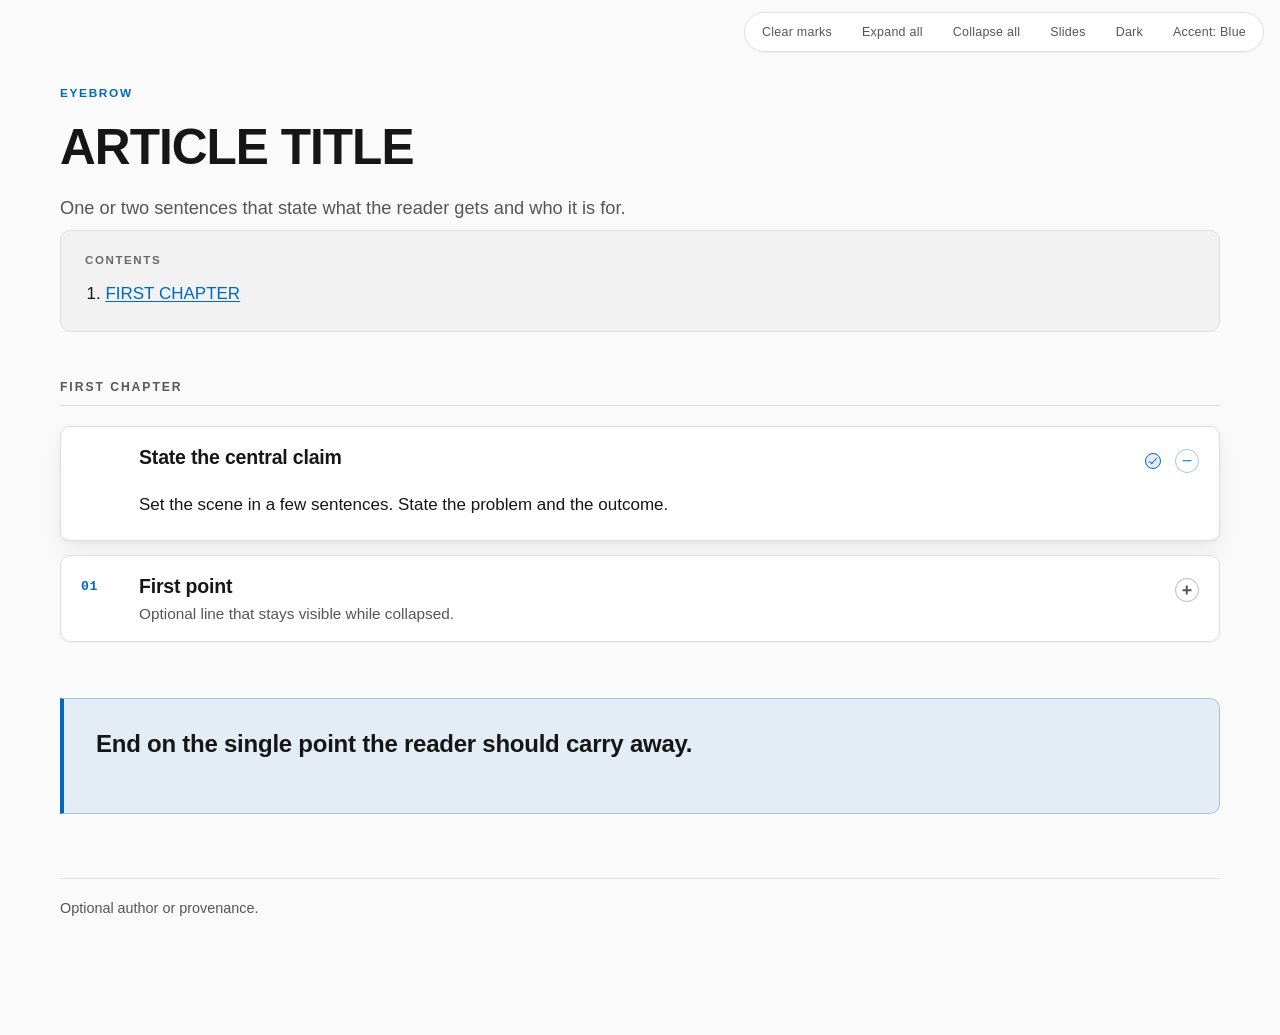
<file: .agents/skills/html-docs/article.template.html>
<!doctype html>
<html lang="en" data-default-accent="blue">
<head>
<meta charset="utf-8">
<meta name="viewport" content="width=device-width, initial-scale=1">
<title>ARTICLE TITLE</title>
<meta name="description" content="ONE SENTENCE SUMMARY">
<!-- Stable key for read-progress storage. Keep it if this document may be
     served from more than one path; delete it and the pathname is used. -->
<meta name="doc-id" content="SLUG">

<!-- 1. Theme bootstrap. Must be the first script in <head>. -->
<script data-doc-bootstrap>
/* Inline in the head before styles with sync-head.js. No deferred bootstrap. */
(() => {
  "use strict";
  const root = document.documentElement;
  const params = new URLSearchParams(location.search);
  const id = document.querySelector('meta[name="doc-id"]')?.content ||
    location.pathname.replace(/\.standalone(?=\.html$)/i, "");
  const prefix = "html-docs:" + id + ":";
  const choices = { theme: ["light", "dark"], accent: ["blue", "orange", "green"] };
  const read = (name) => {
    try { return localStorage.getItem(prefix + name); }
    catch { return null; /* Storage may be unavailable for local files. */ }
  };
  const write = (name, value) => {
    try { localStorage.setItem(prefix + name, value); }
    catch { /* The current view still works without persistence. */ }
  };
  function refresh() {
    for (const name of Object.keys(choices)) {
      const current = root.getAttribute("data-" + name);
      const next = choices[name][(choices[name].indexOf(current) + 1) % choices[name].length];
      document.querySelectorAll('[data-action="toggle-' + name + '"]').forEach(button => {
        button.textContent = name === "theme" ? (next === "dark" ? "Dark" : "Light") :
          "Accent: " + current[0].toUpperCase() + current.slice(1);
        button.setAttribute("aria-label", name === "theme" ? "Switch to " + next + " theme" :
          "Accent: " + current + ". Switch to " + next);
      });
    }
  }
  for (const [name, values] of Object.entries(choices)) {
    const fallback = name === "theme" && matchMedia("(prefers-color-scheme: dark)").matches ? "dark" : values[0];
    const value = [params.get(name), read(name), root.getAttribute("data-default-" + name), fallback]
      .find(candidate => values.includes(candidate));
    root.setAttribute("data-" + name, value);
  }
  root.classList.add("js");
  if (params.get("view") === "slides") root.setAttribute("data-view", "slides");
  window.HtmlDocs = { read, write, refresh };
  document.addEventListener("DOMContentLoaded", refresh);
  document.addEventListener("click", event => {
    const button = event.target.closest('[data-action="toggle-theme"], [data-action="toggle-accent"]');
    if (!button) return;
    const name = button.getAttribute("data-action").slice(7);
    const values = choices[name];
    const next = values[(values.indexOf(root.getAttribute("data-" + name)) + 1) % values.length];
    root.setAttribute("data-" + name, next);
    write(name, next);
    // Replace a URL override too, so reloading preserves a deliberate change.
    const url = new URL(location.href);
    if (url.searchParams.has(name)) {
      url.searchParams.set(name, next);
      history.replaceState(null, "", url.href);
    }
    refresh();
  });
})();
</script>

<!-- 2. Canonical design tokens. Copied verbatim from assets/tokens.css.
     Never edit these values in a page. -->
<style data-doc-tokens>
/* Canonical tokens. Inline with sync-head.js; one accent family at a time. */
:root {
  color-scheme: light;
  --bg: #fafafa; --surface: #ffffff; --surface-2: #f2f2f2; --surface-3: #e8e8e8;
  --border: #dedede; --border-strong: #b8b8b8;
  --text: #161616; --text-muted: #565656; --text-faint: #686868;
  --accent-light: #0068bd; --accent-dark: #69b8ff;
  --accent: var(--accent-light);
  --accent-strong: var(--accent);
  --accent-quiet: var(--accent);
  --accent-soft: color-mix(in srgb, var(--accent) 9%, var(--bg));
  --accent-border: color-mix(in srgb, var(--accent) 36%, var(--bg));
  --warn: var(--accent); --warn-soft: var(--accent-soft); --warn-border: var(--accent-border);
  --code-bg: var(--surface-2); --code-border: var(--border);
  --focus: var(--accent);
  --shadow-1: 0 1px 2px rgba(0,0,0,.04);
  --shadow-2: 0 2px 4px rgba(0,0,0,.04), 0 12px 28px rgba(0,0,0,.06);
  --radius: 10px; --radius-sm: 6px; --canvas: 1160px;
  --font-sans: -apple-system, BlinkMacSystemFont, "Segoe UI Variable Text", "Segoe UI", Roboto, "Helvetica Neue", Arial, sans-serif;
  --font-mono: "Cascadia Mono", "Cascadia Code", ui-monospace, Consolas, "SF Mono", "Liberation Mono", Menlo, monospace;
}
[data-theme="dark"], :root:not([data-theme])[data-default-theme="dark"] {
  color-scheme: dark;
  --bg: #101010; --surface: #191919; --surface-2: #232323; --surface-3: #2c2c2c;
  --border: #363636; --border-strong: #595959;
  --text: #f2f2f2; --text-muted: #b5b5b5; --text-faint: #a0a0a0;
  --accent: var(--accent-dark);
  --shadow-1: 0 1px 2px rgba(0,0,0,.3);
  --shadow-2: 0 2px 4px rgba(0,0,0,.3), 0 12px 28px rgba(0,0,0,.4);
}
[data-accent="orange"], :root:not([data-accent])[data-default-accent="orange"] {
  --accent-light: #a94000; --accent-dark: #ffae72;
}
[data-accent="green"], :root:not([data-accent])[data-default-accent="green"] {
  --accent-light: #137344; --accent-dark: #6cd6a0;
}
</style>

<!-- 3. Shared assets. Adjust the relative path to the assets folder. -->
<link rel="stylesheet" href="assets/article.css">
<link rel="stylesheet" href="assets/slides.css">
<script src="assets/article.js" defer></script>
<script src="assets/slides.js" defer></script>
</head>

<body>

<!-- 4. Controls. Remove the slides button when slides mode is not wanted. -->
<div class="controls" role="group" aria-label="Article controls">
  <button type="button" class="ctrl" data-action="expand-all">Expand all</button>
  <button type="button" class="ctrl" data-action="collapse-all">Collapse all</button>
  <button type="button" class="ctrl" data-action="toggle-slides" aria-pressed="false">Slides</button>
  <button type="button" class="ctrl" data-action="toggle-theme">Dark</button>
  <button type="button" class="ctrl" data-action="toggle-accent">Accent: Blue</button>
</div>

<div class="doc">

  <!-- 5. Header -->
  <header class="doc-header" id="opening">
    <div class="slide-content slide-content--title">
      <p class="slide-eyebrow">DECISION</p>
      <h2 class="slide-title">State the claim.<br><em>Make it matter.</em></h2>
      <p class="slide-lead">One short supporting line.</p>
    </div>
    <p class="eyebrow">EYEBROW</p>
    <h1>ARTICLE TITLE</h1>
    <p class="subtitle">One or two sentences that state what the reader gets and who it is for.</p>
    <!-- Optional: add a supplied author or a relevant, accurate date here. -->
  </header>

  <!-- 6. Optional navigation: add only links to material that exists. -->

  <!-- 7. Table of contents. Add it once the article has several chapters. -->
  <nav class="toc" aria-label="Contents">
    <p class="toc-label">Contents</p>
    <ol>
      <li><a href="#ch-first">FIRST CHAPTER</a></li>
    </ol>
  </nav>

  <!-- 8. Main content -->
  <main>

    <section class="chapter" id="ch-first">
      <h2 class="chapter-label">FIRST CHAPTER</h2>

      <!-- Lead card: unnumbered, open on load. Only this card carries data-open. -->
      <article class="card card--lead" id="card-orientation" data-open>
        <div class="slide-content">
          <h2 class="slide-title">One idea.<br><em>Room to explain it.</em></h2>
          <p class="slide-lead">The speaker supplies the connective reasoning.</p>
        </div>
        <h3 class="card-head">
          <button type="button" class="card-toggle" aria-expanded="true">
            <span class="card-num" aria-hidden="true"></span>
            <span class="card-titles">
              <span class="card-title">State the central claim</span>
            </span>
            <span class="card-mark" aria-hidden="true"></span>
          </button>
        </h3>
        <div class="card-body">
          <p>Set the scene in a few sentences. State the problem and the outcome.</p>
        </div>
      </article>

      <!-- Numbered card. Numbers come from CSS; leave card-num empty. -->
      <article class="card" id="card-first-point">
        <div class="slide-content">
          <h2 class="slide-title">State the conclusion.</h2>
          <ul class="slide-points">
            <li class="frag">One short supporting point.</li>
            <li class="frag">One consequence.</li>
          </ul>
        </div>
        <h3 class="card-head">
          <button type="button" class="card-toggle" aria-expanded="false">
            <span class="card-num" aria-hidden="true"></span>
            <span class="card-titles">
              <span class="card-title">First point</span>
              <span class="card-sub">Optional line that stays visible while collapsed.</span>
            </span>
            <span class="card-mark" aria-hidden="true"></span>
          </button>
        </h3>
        <div class="card-body">
          <p>One card is one major idea. Keep the core path short.</p>

          <div class="reveal">
            <button type="button" class="reveal-toggle" aria-expanded="false">Show the evidence</button>
            <div class="reveal-body">
              <p>Depth, troubleshooting, screenshots, and side arguments live here.</p>
            </div>
          </div>
        </div>
      </article>

    </section>

  </main>

  <!-- 9. Closing takeaway: one sentence, top level, after the last chapter. -->
  <section class="takeaway" id="closing">
    <p>End on the single point the reader should carry away.</p>
    <div class="slide-content slide-content--end">
      <p class="slide-eyebrow">The key message</p>
      <h2 class="slide-title">End with<br><em>one clear idea.</em></h2>
    </div>
  </section>

  <!-- 10. Footer -->
  <footer class="doc-footer">
    <span>Optional author or provenance.</span>
  </footer>

</div>

</body>
</html>
</file>
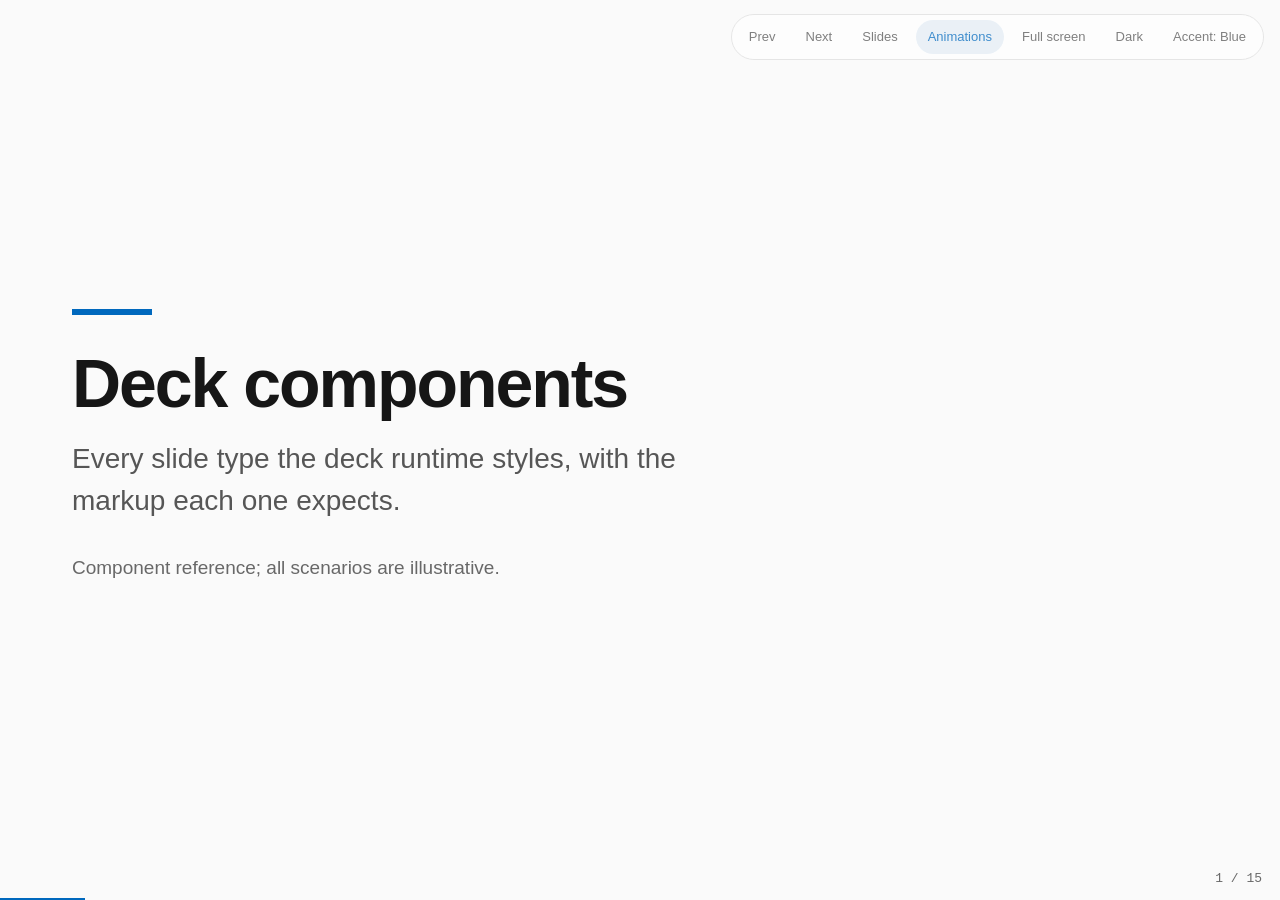
<file: .agents/skills/html-docs/deck.components.html>
<!doctype html>
<html lang="en" data-default-accent="blue">
<head>
<meta charset="utf-8">
<meta name="viewport" content="width=device-width, initial-scale=1">
<title>Deck components</title>
<meta name="description" content="Every slide type and component of the html-docs deck runtime.">
<meta name="doc-id" content="html-docs-deck-components">

<script data-doc-bootstrap>
/* Inline in the head before styles with sync-head.js. No deferred bootstrap. */
(() => {
  "use strict";
  const root = document.documentElement;
  const params = new URLSearchParams(location.search);
  const id = document.querySelector('meta[name="doc-id"]')?.content ||
    location.pathname.replace(/\.standalone(?=\.html$)/i, "");
  const prefix = "html-docs:" + id + ":";
  const choices = { theme: ["light", "dark"], accent: ["blue", "orange", "green"] };
  const read = (name) => {
    try { return localStorage.getItem(prefix + name); }
    catch { return null; /* Storage may be unavailable for local files. */ }
  };
  const write = (name, value) => {
    try { localStorage.setItem(prefix + name, value); }
    catch { /* The current view still works without persistence. */ }
  };
  function refresh() {
    for (const name of Object.keys(choices)) {
      const current = root.getAttribute("data-" + name);
      const next = choices[name][(choices[name].indexOf(current) + 1) % choices[name].length];
      document.querySelectorAll('[data-action="toggle-' + name + '"]').forEach(button => {
        button.textContent = name === "theme" ? (next === "dark" ? "Dark" : "Light") :
          "Accent: " + current[0].toUpperCase() + current.slice(1);
        button.setAttribute("aria-label", name === "theme" ? "Switch to " + next + " theme" :
          "Accent: " + current + ". Switch to " + next);
      });
    }
  }
  for (const [name, values] of Object.entries(choices)) {
    const fallback = name === "theme" && matchMedia("(prefers-color-scheme: dark)").matches ? "dark" : values[0];
    const value = [params.get(name), read(name), root.getAttribute("data-default-" + name), fallback]
      .find(candidate => values.includes(candidate));
    root.setAttribute("data-" + name, value);
  }
  root.classList.add("js");
  if (params.get("view") === "slides") root.setAttribute("data-view", "slides");
  window.HtmlDocs = { read, write, refresh };
  document.addEventListener("DOMContentLoaded", refresh);
  document.addEventListener("click", event => {
    const button = event.target.closest('[data-action="toggle-theme"], [data-action="toggle-accent"]');
    if (!button) return;
    const name = button.getAttribute("data-action").slice(7);
    const values = choices[name];
    const next = values[(values.indexOf(root.getAttribute("data-" + name)) + 1) % values.length];
    root.setAttribute("data-" + name, next);
    write(name, next);
    // Replace a URL override too, so reloading preserves a deliberate change.
    const url = new URL(location.href);
    if (url.searchParams.has(name)) {
      url.searchParams.set(name, next);
      history.replaceState(null, "", url.href);
    }
    refresh();
  });
})();
</script>

<style data-doc-tokens>
/* Canonical tokens. Inline with sync-head.js; one accent family at a time. */
:root {
  color-scheme: light;
  --bg: #fafafa; --surface: #ffffff; --surface-2: #f2f2f2; --surface-3: #e8e8e8;
  --border: #dedede; --border-strong: #b8b8b8;
  --text: #161616; --text-muted: #565656; --text-faint: #686868;
  --accent-light: #0068bd; --accent-dark: #69b8ff;
  --accent: var(--accent-light);
  --accent-strong: var(--accent);
  --accent-quiet: var(--accent);
  --accent-soft: color-mix(in srgb, var(--accent) 9%, var(--bg));
  --accent-border: color-mix(in srgb, var(--accent) 36%, var(--bg));
  --warn: var(--accent); --warn-soft: var(--accent-soft); --warn-border: var(--accent-border);
  --code-bg: var(--surface-2); --code-border: var(--border);
  --focus: var(--accent);
  --shadow-1: 0 1px 2px rgba(0,0,0,.04);
  --shadow-2: 0 2px 4px rgba(0,0,0,.04), 0 12px 28px rgba(0,0,0,.06);
  --radius: 10px; --radius-sm: 6px; --canvas: 1160px;
  --font-sans: -apple-system, BlinkMacSystemFont, "Segoe UI Variable Text", "Segoe UI", Roboto, "Helvetica Neue", Arial, sans-serif;
  --font-mono: "Cascadia Mono", "Cascadia Code", ui-monospace, Consolas, "SF Mono", "Liberation Mono", Menlo, monospace;
}
[data-theme="dark"], :root:not([data-theme])[data-default-theme="dark"] {
  color-scheme: dark;
  --bg: #101010; --surface: #191919; --surface-2: #232323; --surface-3: #2c2c2c;
  --border: #363636; --border-strong: #595959;
  --text: #f2f2f2; --text-muted: #b5b5b5; --text-faint: #a0a0a0;
  --accent: var(--accent-dark);
  --shadow-1: 0 1px 2px rgba(0,0,0,.3);
  --shadow-2: 0 2px 4px rgba(0,0,0,.3), 0 12px 28px rgba(0,0,0,.4);
}
[data-accent="orange"], :root:not([data-accent])[data-default-accent="orange"] {
  --accent-light: #a94000; --accent-dark: #ffae72;
}
[data-accent="green"], :root:not([data-accent])[data-default-accent="green"] {
  --accent-light: #137344; --accent-dark: #6cd6a0;
}
</style>

<link rel="stylesheet" href="assets/deck.css">
<script src="assets/deck.js" defer></script>
</head>

<body>

<main class="deck-stage">

  <section class="slide slide--title" id="s-title">
    <h1>Deck components</h1>
    <p class="slide-sub">Every slide type the deck runtime styles, with the markup each one expects.</p>
    <p class="slide-meta">Component reference; all scenarios are illustrative.</p>
  </section>

  <section class="slide slide--section" id="s-section">
    <h2>Slide types</h2>
    <p class="slide-lead">Title, section, content, and closing.</p>
  </section>

  <section class="slide" id="s-arrow">
    <div class="slide-head">
      <h2 class="slide-title">Arrow list with fragments</h2>
      <p class="slide-lead">Each item appears on its own advance.</p>
    </div>
    <div class="slide-body">
      <ul class="arrow-list">
        <li class="frag">Fragments keep the room with you instead of ahead of you.</li>
        <li class="frag">Advancing past the last fragment moves to the next slide.</li>
        <li class="frag">Going back re-hides them one at a time.</li>
      </ul>
    </div>
    <p class="slide-note">Fragments are dimmed rather than removed, so nothing shifts position.</p>
  </section>

  <section class="slide" id="s-two-col">
    <div class="slide-head">
      <h2 class="slide-title">Two columns</h2>
    </div>
    <div class="slide-body">
      <div class="two-col">
        <div>
          <span class="col-label">Before</span>
          <ul>
            <li>Manual deployment from a workstation.</li>
            <li>Configuration lives in a wiki page.</li>
            <li>Rollback is a phone call.</li>
          </ul>
        </div>
        <div>
          <span class="col-label">After</span>
          <ul>
            <li>Pipeline deployment from a signed artifact.</li>
            <li>Configuration lives in the repository.</li>
            <li>Rollback is a pipeline stage.</li>
          </ul>
        </div>
      </div>
    </div>
  </section>

  <section class="slide" id="s-summary">
    <div class="slide-head">
      <h2 class="slide-title">Summary grid</h2>
      <p class="slide-lead">Two to six labelled takeaways.</p>
    </div>
    <div class="slide-body">
      <div class="summary-grid">
        <div class="summary-item">
          <span class="summary-label">Latency</span>
          Median request time drops once the cold start is removed.
        </div>
        <div class="summary-item">
          <span class="summary-label">Cost</span>
          Steady state is cheaper; the migration window is not.
        </div>
        <div class="summary-item">
          <span class="summary-label">Risk</span>
          The rollback path must be rehearsed before the cutover.
        </div>
        <div class="summary-item">
          <span class="summary-label">Effort</span>
          Most of the work is in configuration, not in code.
        </div>
      </div>
    </div>
  </section>

  <section class="slide" id="s-sequence">
    <div class="slide-head">
      <h2 class="slide-title">Sequence</h2>
    </div>
    <div class="slide-body">
      <ol class="sequence">
        <li><span class="seq-title">Virtual machines</span><span class="seq-note">Full control, full responsibility.</span></li>
        <li><span class="seq-title">Containers</span><span class="seq-note">Portable units, orchestrated.</span></li>
        <li><span class="seq-title">Managed platform</span><span class="seq-note">Operations absorbed.</span></li>
      </ol>
    </div>
  </section>

  <section class="slide" id="s-steps">
    <div class="slide-head">
      <h2 class="slide-title">Steps</h2>
    </div>
    <div class="slide-body">
      <ol class="steps">
        <li><h3>Provision</h3><p>Create the resource group and the workload identity.</p></li>
        <li><h3>Deploy</h3><p>Push the image and roll out the first revision.</p></li>
      </ol>
    </div>
  </section>

  <section class="slide" id="s-code">
    <div class="slide-head">
      <h2 class="slide-title">Code</h2>
      <p class="slide-lead">Short, projected, and readable from the back row.</p>
    </div>
    <div class="slide-body">
      <div class="code">
        <p class="code-label">bash</p>
        <pre><code>az containerapp up \
  --name demo \
  --resource-group rg-demo \
  --source .</code></pre>
      </div>
    </div>
  </section>

  <section class="slide" id="s-figure">
    <div class="slide-head">
      <h2 class="slide-title">Figure</h2>
    </div>
    <div class="slide-body">
      <figure class="figure">
        <img src="assets/sample-diagram.svg" alt="Source feeds a processing stage, which writes to a sink." width="960" height="240">
        <figcaption>Data path from source through processing to sink.</figcaption>
      </figure>
    </div>
  </section>

  <section class="slide" id="s-callouts">
    <div class="slide-head">
      <h2 class="slide-title">Callout: rule</h2>
    </div>
    <div class="slide-body">
      <aside class="callout callout--rule">
        <p class="callout-label">Rule</p>
        <p>A durable rule to remember.</p>
      </aside>
    </div>
  </section>

  <section class="slide" id="s-warning">
    <div class="slide-head">
      <h2 class="slide-title">Callout: warning</h2>
      <p class="slide-lead">The label conveys risk; the accent stays consistent.</p>
    </div>
    <div class="slide-body">
      <aside class="callout callout--warning">
        <p class="callout-label">Warning</p>
        <p>A practical risk, or a way to break something.</p>
      </aside>
    </div>
  </section>

  <section class="slide" id="s-source">
    <div class="slide-head">
      <h2 class="slide-title">Callout: source</h2>
    </div>
    <div class="slide-body">
      <aside class="callout callout--source">
        <p class="callout-label">Source</p>
        <p>Provenance of a claim, with a date or a version.</p>
      </aside>
    </div>
  </section>

  <section class="slide" id="s-quote">
    <div class="slide-body" style="display: flex; align-items: center">
      <blockquote class="quote">
        The constraint was never the platform. It was the deployment path.
        <span class="quote-attrib">Fictional quotation for this component example</span>
      </blockquote>
    </div>
  </section>

  <section class="slide" id="s-table">
    <div class="slide-head">
      <h2 class="slide-title">Table</h2>
    </div>
    <div class="slide-body">
      <table>
        <thead>
          <tr><th>Option</th><th>Control</th><th>Operational load</th></tr>
        </thead>
        <tbody>
          <tr><td>Virtual machines</td><td>Full</td><td>High</td></tr>
          <tr><td>Container apps</td><td>Application level</td><td>Low</td></tr>
          <tr><td>Functions</td><td>Function level</td><td>Lowest</td></tr>
        </tbody>
      </table>
    </div>
  </section>

  <section class="slide slide--end" id="s-end">
    <p>Make one point.<br><em>Leave room to think.</em></p>
  </section>

</main>

</body>
</html>
</file>
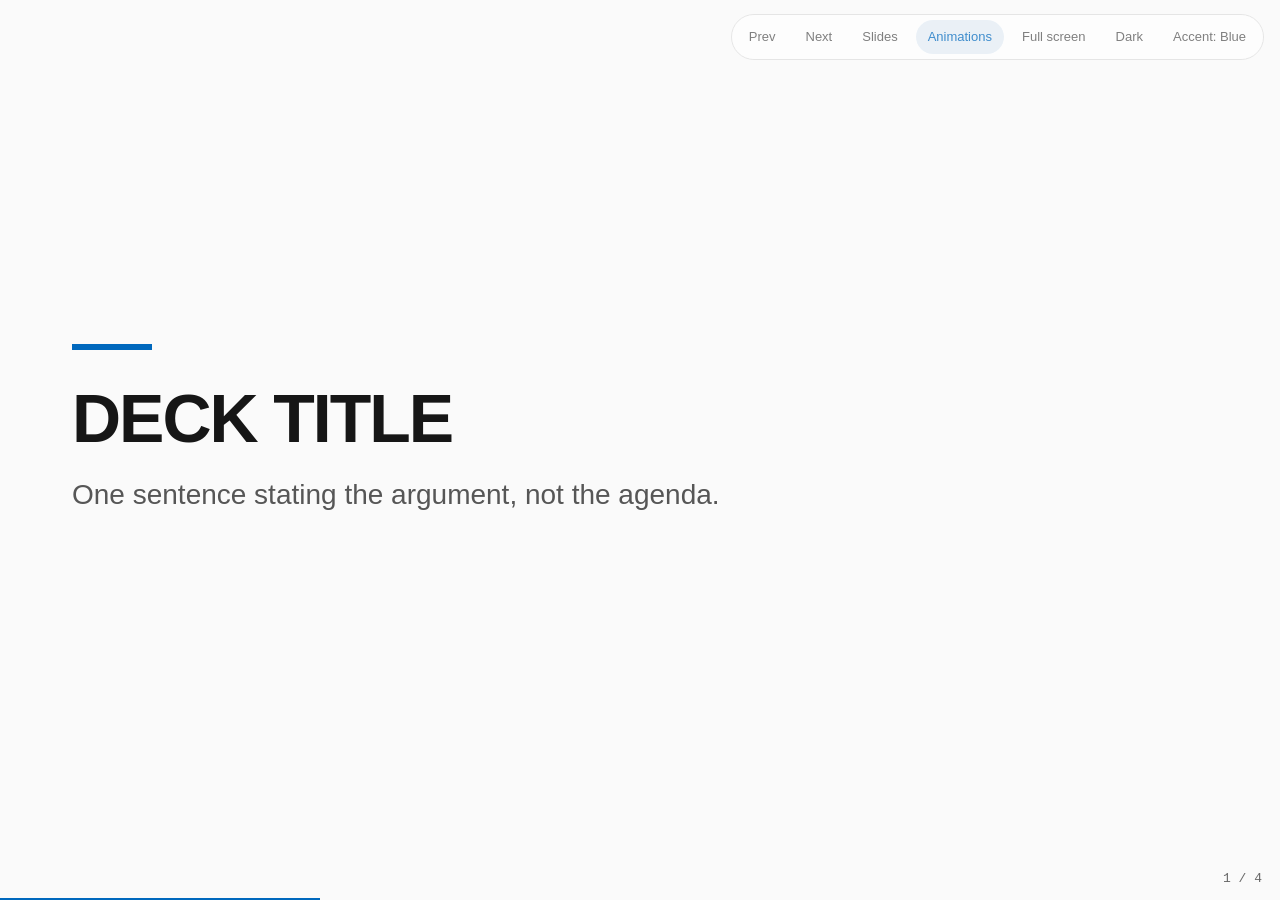
<file: .agents/skills/html-docs/deck.template.html>
<!doctype html>
<html lang="en" data-default-accent="blue">
<head>
<meta charset="utf-8">
<meta name="viewport" content="width=device-width, initial-scale=1">
<title>DECK TITLE</title>
<meta name="description" content="ONE SENTENCE SUMMARY">
<meta name="doc-id" content="DECK-SLUG">

<!-- 1. Theme bootstrap. Must be the first script in <head>. -->
<script data-doc-bootstrap>
/* Inline in the head before styles with sync-head.js. No deferred bootstrap. */
(() => {
  "use strict";
  const root = document.documentElement;
  const params = new URLSearchParams(location.search);
  const id = document.querySelector('meta[name="doc-id"]')?.content ||
    location.pathname.replace(/\.standalone(?=\.html$)/i, "");
  const prefix = "html-docs:" + id + ":";
  const choices = { theme: ["light", "dark"], accent: ["blue", "orange", "green"] };
  const read = (name) => {
    try { return localStorage.getItem(prefix + name); }
    catch { return null; /* Storage may be unavailable for local files. */ }
  };
  const write = (name, value) => {
    try { localStorage.setItem(prefix + name, value); }
    catch { /* The current view still works without persistence. */ }
  };
  function refresh() {
    for (const name of Object.keys(choices)) {
      const current = root.getAttribute("data-" + name);
      const next = choices[name][(choices[name].indexOf(current) + 1) % choices[name].length];
      document.querySelectorAll('[data-action="toggle-' + name + '"]').forEach(button => {
        button.textContent = name === "theme" ? (next === "dark" ? "Dark" : "Light") :
          "Accent: " + current[0].toUpperCase() + current.slice(1);
        button.setAttribute("aria-label", name === "theme" ? "Switch to " + next + " theme" :
          "Accent: " + current + ". Switch to " + next);
      });
    }
  }
  for (const [name, values] of Object.entries(choices)) {
    const fallback = name === "theme" && matchMedia("(prefers-color-scheme: dark)").matches ? "dark" : values[0];
    const value = [params.get(name), read(name), root.getAttribute("data-default-" + name), fallback]
      .find(candidate => values.includes(candidate));
    root.setAttribute("data-" + name, value);
  }
  root.classList.add("js");
  if (params.get("view") === "slides") root.setAttribute("data-view", "slides");
  window.HtmlDocs = { read, write, refresh };
  document.addEventListener("DOMContentLoaded", refresh);
  document.addEventListener("click", event => {
    const button = event.target.closest('[data-action="toggle-theme"], [data-action="toggle-accent"]');
    if (!button) return;
    const name = button.getAttribute("data-action").slice(7);
    const values = choices[name];
    const next = values[(values.indexOf(root.getAttribute("data-" + name)) + 1) % values.length];
    root.setAttribute("data-" + name, next);
    write(name, next);
    // Replace a URL override too, so reloading preserves a deliberate change.
    const url = new URL(location.href);
    if (url.searchParams.has(name)) {
      url.searchParams.set(name, next);
      history.replaceState(null, "", url.href);
    }
    refresh();
  });
})();
</script>

<!-- 2. Canonical design tokens. Copied verbatim from assets/tokens.css.
     Never edit these values in a page. -->
<style data-doc-tokens>
/* Canonical tokens. Inline with sync-head.js; one accent family at a time. */
:root {
  color-scheme: light;
  --bg: #fafafa; --surface: #ffffff; --surface-2: #f2f2f2; --surface-3: #e8e8e8;
  --border: #dedede; --border-strong: #b8b8b8;
  --text: #161616; --text-muted: #565656; --text-faint: #686868;
  --accent-light: #0068bd; --accent-dark: #69b8ff;
  --accent: var(--accent-light);
  --accent-strong: var(--accent);
  --accent-quiet: var(--accent);
  --accent-soft: color-mix(in srgb, var(--accent) 9%, var(--bg));
  --accent-border: color-mix(in srgb, var(--accent) 36%, var(--bg));
  --warn: var(--accent); --warn-soft: var(--accent-soft); --warn-border: var(--accent-border);
  --code-bg: var(--surface-2); --code-border: var(--border);
  --focus: var(--accent);
  --shadow-1: 0 1px 2px rgba(0,0,0,.04);
  --shadow-2: 0 2px 4px rgba(0,0,0,.04), 0 12px 28px rgba(0,0,0,.06);
  --radius: 10px; --radius-sm: 6px; --canvas: 1160px;
  --font-sans: -apple-system, BlinkMacSystemFont, "Segoe UI Variable Text", "Segoe UI", Roboto, "Helvetica Neue", Arial, sans-serif;
  --font-mono: "Cascadia Mono", "Cascadia Code", ui-monospace, Consolas, "SF Mono", "Liberation Mono", Menlo, monospace;
}
[data-theme="dark"], :root:not([data-theme])[data-default-theme="dark"] {
  color-scheme: dark;
  --bg: #101010; --surface: #191919; --surface-2: #232323; --surface-3: #2c2c2c;
  --border: #363636; --border-strong: #595959;
  --text: #f2f2f2; --text-muted: #b5b5b5; --text-faint: #a0a0a0;
  --accent: var(--accent-dark);
  --shadow-1: 0 1px 2px rgba(0,0,0,.3);
  --shadow-2: 0 2px 4px rgba(0,0,0,.3), 0 12px 28px rgba(0,0,0,.4);
}
[data-accent="orange"], :root:not([data-accent])[data-default-accent="orange"] {
  --accent-light: #a94000; --accent-dark: #ffae72;
}
[data-accent="green"], :root:not([data-accent])[data-default-accent="green"] {
  --accent-light: #137344; --accent-dark: #6cd6a0;
}
</style>

<!-- 3. Shared assets. Adjust the relative path to the assets folder. -->
<link rel="stylesheet" href="assets/deck.css">
<script src="assets/deck.js" defer></script>
</head>

<body>

<!-- Every slide is a section inside the fixed 1280 x 720 stage. Author inside
     that box: what fits here fits on any projector. -->
<main class="deck-stage">

  <section class="slide slide--title" id="s-title">
    <h1>DECK TITLE</h1>
    <p class="slide-sub">One sentence stating the argument, not the agenda.</p>
    <!-- Optional: add a supplied speaker name or relevant date as slide-meta. -->
  </section>

  <section class="slide slide--section" id="s-part-one">
    <h2>FIRST PART</h2>
    <p class="slide-lead">Optional single line framing this part.</p>
  </section>

  <section class="slide" id="s-first-point">
    <div class="slide-head">
      <h2 class="slide-title">The point of this slide</h2>
      <p class="slide-lead">Optional supporting line.</p>
    </div>
    <div class="slide-body">
      <ul class="arrow-list">
        <li class="frag">First idea, revealed on the first advance.</li>
        <li class="frag">Second idea.</li>
        <li class="frag">Third idea.</li>
      </ul>
    </div>
    <p class="slide-note">Optional footnote, source, or date.</p>
  </section>

  <section class="slide slide--end" id="s-end">
    <p>End on the one sentence the room should remember.</p>
  </section>

</main>

</body>
</html>
</file>
<file: tokens.css>
:root {
  --paper: #ffffff;
  --paper-subtle: #f6f9fc;
  --paper-muted: #eef2f6;
  --header: #111315;
  --ink: #0a2540;
  --slate: #425466;
  --muted: #6b7c93;
  --action: var(--header);
  --action-hover: #000000;
  --cyan: #00a3c7;
  --header-cyan: #6fd3e8;
  --red: #b42318;
  --green: #067647;
  --hairline: #e3e8ee;
  --hairline-strong: #cbd5df;
  --shadow-media:
    0 20px 44px rgba(50, 50, 93, 0.12),
    0 3px 9px rgba(10, 37, 64, 0.06);
  --shadow-field:
    inset 0 1px 2px rgba(10, 37, 64, 0.035),
    0 2px 5px rgba(10, 37, 64, 0.045);
  --radius-media: 2px;
  --radius-control: 4px;
  --radius-surface: 6px;
  --max-width: 1520px;
  --space-4: 4px;
  --space-8: 8px;
  --space-12: 12px;
  --space-16: 16px;
  --space-24: 24px;
  --space-32: 32px;
  --space-48: 48px;
}

*,
*::before,
*::after {
  box-sizing: border-box;
}

[hidden] {
  display: none !important;
}

html {
  color-scheme: light;
  background: var(--paper);
  scroll-behavior: smooth;
}

body {
  margin: 0;
  min-width: 320px;
  background: var(--paper);
  color: var(--ink);
  font-family:
    -apple-system,
    BlinkMacSystemFont,
    "Segoe UI Variable Text",
    "Segoe UI",
    sans-serif;
  line-height: 1.5;
  text-rendering: optimizeLegibility;
  -webkit-font-smoothing: antialiased;
}

button,
input,
select,
textarea {
  font: inherit;
}

button {
  color: inherit;
}

img {
  display: block;
  max-width: 100%;
}

a {
  color: inherit;
}

:where(button, a, input, select, textarea, summary):focus-visible {
  outline: 2px solid var(--action);
  outline-offset: 3px;
}

.sr-only {
  position: absolute;
  width: 1px;
  height: 1px;
  padding: 0;
  margin: -1px;
  overflow: hidden;
  clip: rect(0, 0, 0, 0);
  white-space: nowrap;
  border: 0;
}

@media (prefers-reduced-motion: reduce) {
  html {
    scroll-behavior: auto;
  }

  *,
  *::before,
  *::after {
    animation-duration: 0.01ms !important;
    animation-iteration-count: 1 !important;
    transition-duration: 0.01ms !important;
    scroll-behavior: auto !important;
  }
}
</file>
<file: baseline.css>
.demo-shell {
  width: min(100%, var(--max-width));
  margin: 0 auto;
  padding: 0 clamp(20px, 4vw, 64px) 72px;
}

.demo-header {
  position: sticky;
  top: 0;
  z-index: 20;
  display: grid;
  grid-template-columns: auto minmax(0, 1fr) auto;
  gap: clamp(24px, 4vw, 64px);
  align-items: center;
  min-height: 68px;
  margin-inline: calc(clamp(20px, 4vw, 64px) * -1);
  padding-inline: clamp(20px, 4vw, 64px);
  background: var(--header);
  border-bottom: 1px solid rgba(255, 255, 255, 0.1);
  box-shadow: 0 10px 28px rgba(17, 19, 21, 0.16);
}

.demo-brand {
  display: inline-flex;
  align-items: center;
  gap: 10px;
  color: #fff;
  font-size: 0.88rem;
  font-weight: 650;
  letter-spacing: -0.01em;
  text-decoration: none;
}

.demo-brand__family {
  color: rgba(255, 255, 255, 0.7);
}

.demo-brand__divider {
  width: 1px;
  height: 15px;
  background: rgba(255, 255, 255, 0.26);
}

.demo-nav {
  display: flex;
  gap: 26px;
}

.demo-nav__item {
  position: relative;
  min-height: 42px;
  padding: 4px 0;
  color: rgba(255, 255, 255, 0.68);
  background: transparent;
  border: 0;
  font-weight: 650;
  cursor: pointer;
}

.demo-nav__item::after {
  content: "";
  position: absolute;
  right: 0;
  bottom: -2px;
  left: 0;
  height: 2px;
  background: var(--header-cyan);
  transform: scaleX(0);
  transform-origin: left;
  transition: transform 180ms ease-out;
}

.demo-nav__item:hover,
.demo-nav__item.is-active {
  color: #fff;
}

.demo-nav__item.is-active::after {
  transform: scaleX(1);
}

.demo-header :where(button, a):focus-visible {
  outline-color: var(--header-cyan);
}

.demo-header__actions {
  display: flex;
  align-items: center;
  justify-content: flex-end;
  gap: 20px;
  color: #fff;
}

.demo-main {
  padding-top: 54px;
}

.demo-page-head {
  display: grid;
  gap: 24px;
  margin-bottom: 32px;
}

.demo-page-head h1,
.demo-page-head h2 {
  max-width: 820px;
  margin: 0;
  font-family:
    -apple-system,
    BlinkMacSystemFont,
    "Segoe UI Variable Display",
    "Segoe UI",
    sans-serif;
  font-size: clamp(2.3rem, 4.2vw, 4.25rem);
  font-weight: 650;
  letter-spacing: -0.04em;
  line-height: 0.98;
  text-wrap: balance;
}

.demo-lead {
  max-width: 650px;
  margin: 0;
  color: var(--slate);
  font-size: 1.06rem;
}

.demo-support,
.demo-meta,
.demo-field__hint {
  color: var(--muted);
  font-size: 0.88rem;
}

.demo-workbench {
  display: grid;
  grid-template-columns: minmax(340px, 0.62fr) minmax(0, 1.38fr);
  gap: clamp(46px, 6vw, 96px);
}

.demo-workbench__controls,
.demo-workbench__output {
  display: grid;
  align-content: start;
  gap: 24px;
  min-width: 0;
}

.demo-field {
  display: grid;
  gap: 10px;
}

.demo-field__label {
  color: var(--ink);
  font-size: 0.86rem;
  font-weight: 650;
}

.demo-control {
  width: 100%;
  min-height: 50px;
  padding: 12px 14px;
  color: var(--ink);
  background: var(--paper);
  border: 1px solid var(--hairline-strong);
  border-radius: var(--radius-control);
  box-shadow: var(--shadow-field);
  transition:
    border-color 150ms ease,
    box-shadow 150ms ease,
    background-color 150ms ease;
}

.demo-control:hover {
  border-color: #9aabba;
}

.demo-control:focus {
  border-color: var(--action);
  outline: 0;
  box-shadow:
    0 0 0 3px rgba(17, 19, 21, 0.12),
    0 5px 14px rgba(10, 37, 64, 0.08);
}

.demo-control::placeholder {
  color: var(--muted);
  opacity: 1;
}

.demo-control--textarea {
  min-height: 184px;
  resize: vertical;
  line-height: 1.58;
}

.demo-button {
  min-height: 42px;
  padding: 0 17px;
  border: 0;
  border-radius: var(--radius-control);
  font-weight: 650;
  cursor: pointer;
  transition:
    color 150ms ease,
    background-color 150ms ease,
    border-color 150ms ease,
    box-shadow 150ms ease;
}

.demo-button--primary {
  color: #fff;
  background: var(--action);
  box-shadow:
    0 9px 20px rgba(17, 19, 21, 0.18),
    0 2px 5px rgba(10, 37, 64, 0.08);
}

.demo-button--primary:hover {
  background: var(--action-hover);
  box-shadow:
    0 12px 26px rgba(17, 19, 21, 0.22),
    0 3px 7px rgba(10, 37, 64, 0.09);
}

.demo-button--primary:disabled {
  background: #8d9296;
  box-shadow: none;
  cursor: wait;
}

.demo-button--secondary {
  color: var(--ink);
  background: var(--paper);
  box-shadow: inset 0 0 0 1px var(--hairline-strong);
}

.demo-button--secondary:hover {
  background: var(--paper-subtle);
}

.demo-button--danger {
  color: var(--red);
  background: transparent;
  box-shadow: inset 0 0 0 1px color-mix(in srgb, var(--red) 32%, var(--hairline));
}

.demo-button--danger:hover {
  background: #fff5f4;
}

.demo-actions {
  display: flex;
  flex-wrap: wrap;
  gap: 12px;
  align-items: center;
}

.demo-media {
  overflow: hidden;
  background: var(--paper-muted);
  border: 1px solid rgba(10, 37, 64, 0.08);
  border-radius: var(--radius-media);
  box-shadow: var(--shadow-media);
}

.demo-media img,
.demo-media video,
.demo-media canvas {
  display: block;
  width: 100%;
  height: auto;
}

.demo-empty {
  display: grid;
  min-height: 420px;
  place-items: center;
  align-content: center;
  gap: 24px;
  padding: clamp(36px, 6vw, 72px);
  color: var(--muted);
  background: #f8fafc;
  border: 1px solid var(--hairline);
  border-radius: var(--radius-surface);
  text-align: center;
  box-shadow:
    inset 0 1px 0 rgba(255, 255, 255, 0.9),
    0 18px 42px rgba(50, 50, 93, 0.075),
    0 3px 9px rgba(10, 37, 64, 0.04);
}

.demo-empty strong {
  color: var(--ink);
  font-weight: 650;
}

.demo-capability {
  display: grid;
  gap: 3px;
  color: var(--muted);
  font-size: 0.88rem;
}

.demo-capability__state {
  display: flex;
  align-items: center;
  gap: 7px;
  color: var(--slate);
  font-weight: 650;
}

.demo-capability__indicator {
  width: 7px;
  height: 7px;
  flex: 0 0 auto;
  border-radius: 50%;
  background: currentColor;
  box-shadow: 0 0 0 3px color-mix(in srgb, currentColor 11%, transparent);
}

.demo-capability__state[data-state="supported"] {
  color: var(--green);
}

.demo-capability__state[data-state="unsupported"],
.demo-capability__state[data-state="error"] {
  color: var(--red);
}

.demo-rule-list {
  margin: 0;
  padding: 0;
  list-style: none;
}

.demo-rule-list > li {
  padding: 24px 0;
  border-bottom: 1px solid var(--hairline);
}

@media (max-width: 820px) {
  .demo-shell {
    padding-inline: 20px;
  }

  .demo-header {
    grid-template-columns: auto 1fr;
    gap: 8px 20px;
    min-height: 60px;
    margin-inline: -20px;
    padding: 10px 20px;
  }

  .demo-header__actions {
    grid-column: 2;
    justify-self: end;
  }

  .demo-nav {
    grid-column: 1 / -1;
    grid-row: 2;
  }

  .demo-main {
    padding-top: 44px;
  }

  .demo-workbench {
    grid-template-columns: 1fr;
  }

  .demo-workbench__controls {
    padding-bottom: 42px;
    border-bottom: 1px solid var(--hairline);
  }

  .demo-workbench__output {
    padding-top: 42px;
  }
}

@media (max-width: 560px) {
  .demo-brand__family,
  .demo-brand__divider {
    display: none;
  }

  .demo-page-head h1,
  .demo-page-head h2 {
    font-size: 2.5rem;
  }

  .demo-nav {
    overflow-x: auto;
    overscroll-behavior-inline: contain;
  }

  .demo-nav__item {
    flex: 0 0 auto;
  }

  .demo-empty {
    min-height: 340px;
    padding: 42px 24px;
  }
}
</file>
<file: styles.css>
a.demo-nav__item,
a.demo-button {
  display: inline-flex;
  align-items: center;
  justify-content: center;
  text-decoration: none;
}

.header-link {
  min-height: 42px;
  display: inline-flex;
  align-items: center;
  color: rgba(255, 255, 255, 0.78);
  font-size: 0.88rem;
  font-weight: 650;
  text-decoration: none;
}

.header-link:hover {
  color: #fff;
}

code,
pre {
  font-family: Consolas, "Courier New", monospace;
}

.summary-tape {
  display: grid;
  grid-template-columns: repeat(4, minmax(0, 1fr));
  gap: 24px;
  margin-top: 32px;
  padding: 18px 0;
  border-block: 1px solid var(--hairline);
}

.summary-tape > div {
  display: grid;
  gap: 3px;
  min-width: 0;
}

.summary-tape__label {
  color: var(--muted);
  font-size: 0.78rem;
}

.summary-tape strong {
  color: var(--ink);
  font-size: 0.92rem;
  font-weight: 650;
}

.catalog-toolbar {
  display: grid;
  grid-template-columns: minmax(260px, 1fr) auto;
  gap: 24px 32px;
  align-items: end;
  padding: 28px 0 20px;
  border-bottom: 1px solid var(--hairline);
}

.catalog-search {
  max-width: 520px;
  min-width: 0;
}

.catalog-filters {
  display: flex;
  flex-wrap: wrap;
  gap: 20px;
  align-items: center;
  min-width: 0;
}

.filter-tab {
  position: relative;
  min-height: 42px;
  padding: 6px 0;
  color: var(--muted);
  background: transparent;
  border: 0;
  font-size: 0.9rem;
  font-weight: 650;
  cursor: pointer;
}

.filter-tab::after {
  content: "";
  position: absolute;
  right: 0;
  bottom: 0;
  left: 0;
  height: 2px;
  background: var(--action);
  transform: scaleX(0);
  transform-origin: left;
  transition: transform 180ms ease-out;
}

.filter-tab:hover,
.filter-tab.is-active {
  color: var(--ink);
}

.filter-tab.is-active::after {
  transform: scaleX(1);
}

.catalog-status {
  margin: 16px 0 0;
  color: var(--muted);
  font-size: 0.86rem;
}

.demo-catalog {
  margin: 0;
  padding: 0;
  list-style: none;
}

.demo-entry {
  display: grid;
  grid-template-columns: minmax(260px, 0.85fr) minmax(0, 1.35fr) minmax(240px, 0.72fr);
  gap: clamp(24px, 4vw, 56px);
  align-items: start;
  padding: 36px 0;
  border-bottom: 1px solid var(--hairline);
}

.demo-entry__identity {
  display: grid;
  gap: 8px;
  min-width: 0;
}

.demo-entry__kicker {
  display: flex;
  flex-wrap: wrap;
  gap: 8px 12px;
  align-items: center;
  color: var(--muted);
  font-size: 0.8rem;
  font-weight: 650;
}

.demo-entry__domain {
  color: var(--cyan);
}

.demo-entry__title {
  margin: 0;
  font-size: clamp(1.3rem, 2vw, 1.65rem);
  font-weight: 650;
  letter-spacing: -0.025em;
  line-height: 1.15;
}

.demo-entry__title a {
  text-decoration: none;
}

.demo-entry__title a:hover {
  text-decoration: underline;
  text-underline-offset: 4px;
}

.demo-entry__folder {
  color: var(--muted);
  font-family: Consolas, "Courier New", monospace;
  font-size: 0.82rem;
}

.demo-entry__body {
  display: grid;
  gap: 14px;
  min-width: 0;
}

.demo-entry__summary {
  margin: 0;
  color: var(--slate);
  font-size: 1rem;
  line-height: 1.58;
}

.demo-entry__specs {
  display: flex;
  flex-wrap: wrap;
  gap: 6px 20px;
  margin: 0;
  padding: 0;
  list-style: none;
  color: var(--muted);
  font-size: 0.84rem;
}

.demo-entry__specs strong {
  color: var(--ink);
  font-weight: 650;
}

.demo-entry__links {
  display: grid;
  gap: 12px;
  justify-items: start;
  align-content: start;
}

.demo-entry__primary-actions {
  display: flex;
  flex-wrap: wrap;
  gap: 10px;
}

.demo-entry__secondary-links {
  display: flex;
  flex-wrap: wrap;
  gap: 4px 16px;
}

.demo-text-link {
  min-height: 36px;
  display: inline-flex;
  align-items: center;
  color: var(--ink);
  font-size: 0.86rem;
  font-weight: 650;
  text-decoration: underline;
  text-decoration-color: var(--hairline-strong);
  text-underline-offset: 4px;
}

.demo-text-link:hover {
  text-decoration-color: var(--ink);
}

.catalog-empty {
  min-height: 220px;
  margin-top: 24px;
}

.convention-section {
  display: grid;
  grid-template-columns: minmax(260px, 0.78fr) minmax(0, 1.22fr);
  gap: clamp(36px, 6vw, 96px);
  margin-top: 88px;
  padding-top: 56px;
  border-top: 1px solid var(--hairline);
}

.convention-section > div {
  min-width: 0;
}

.convention-section h2 {
  max-width: 460px;
  margin: 0;
  font-size: clamp(1.85rem, 3vw, 2.85rem);
  font-weight: 650;
  letter-spacing: -0.035em;
  line-height: 1.04;
}

.convention-section__lead {
  margin: 14px 0 0;
  color: var(--slate);
  font-size: 1rem;
}

.convention-grid {
  display: grid;
  gap: 28px;
  min-width: 0;
}

.convention-item {
  min-width: 0;
  padding-bottom: 28px;
  border-bottom: 1px solid var(--hairline);
}

.convention-item:last-child {
  padding-bottom: 0;
  border-bottom: 0;
}

.convention-item h3 {
  margin: 0 0 8px;
  font-size: 1.04rem;
  font-weight: 650;
}

.convention-item p {
  margin: 0;
  color: var(--slate);
  font-size: 0.95rem;
}

.code-block {
  margin: 14px 0 0;
  padding: 14px 16px;
  overflow-x: auto;
  color: var(--ink);
  background: var(--paper-subtle);
  border: 1px solid var(--hairline);
  border-radius: var(--radius-control);
  font-size: 0.84rem;
  line-height: 1.55;
}

@media (max-width: 1040px) {
  .demo-entry {
    grid-template-columns: 1fr;
    gap: 18px;
  }

  .summary-tape {
    grid-template-columns: repeat(2, minmax(0, 1fr));
  }
}

@media (max-width: 820px) {
  .catalog-toolbar {
    grid-template-columns: 1fr;
    align-items: stretch;
  }

  .catalog-search {
    max-width: none;
  }

  .convention-section {
    grid-template-columns: 1fr;
    margin-top: 64px;
  }
}

@media (max-width: 560px) {
  .summary-tape {
    grid-template-columns: 1fr;
    gap: 16px;
  }

  .catalog-filters {
    overflow-x: auto;
    flex-wrap: nowrap;
    overscroll-behavior-inline: contain;
  }

  .filter-tab {
    flex: 0 0 auto;
  }
}
</file>
<file: ai-model-release-timeline/static/tokens.css>
:root {
  --paper: #ffffff;
  --paper-subtle: #f6f9fc;
  --paper-muted: #eef2f6;
  --header: #111315;
  --ink: #0a2540;
  --slate: #425466;
  --muted: #6b7c93;
  --action: var(--header);
  --action-hover: #000000;
  --cyan: #00a3c7;
  --header-cyan: #6fd3e8;
  --red: #b42318;
  --green: #067647;
  --hairline: #e3e8ee;
  --hairline-strong: #cbd5df;
  --shadow-media:
    0 20px 44px rgba(50, 50, 93, 0.12),
    0 3px 9px rgba(10, 37, 64, 0.06);
  --shadow-field:
    inset 0 1px 2px rgba(10, 37, 64, 0.035),
    0 2px 5px rgba(10, 37, 64, 0.045);
  --radius-media: 2px;
  --radius-control: 4px;
  --radius-surface: 6px;
  --max-width: 1520px;
  --space-4: 4px;
  --space-8: 8px;
  --space-12: 12px;
  --space-16: 16px;
  --space-24: 24px;
  --space-32: 32px;
  --space-48: 48px;
}

*,
*::before,
*::after {
  box-sizing: border-box;
}

[hidden] {
  display: none !important;
}

html {
  color-scheme: light;
  background: var(--paper);
  scroll-behavior: smooth;
}

body {
  margin: 0;
  min-width: 320px;
  background: var(--paper);
  color: var(--ink);
  font-family:
    -apple-system,
    BlinkMacSystemFont,
    "Segoe UI Variable Text",
    "Segoe UI",
    sans-serif;
  line-height: 1.5;
  text-rendering: optimizeLegibility;
  -webkit-font-smoothing: antialiased;
}

button,
input,
select,
textarea {
  font: inherit;
}

button {
  color: inherit;
}

img {
  display: block;
  max-width: 100%;
}

a {
  color: inherit;
}

:where(button, a, input, select, textarea, summary):focus-visible {
  outline: 2px solid var(--action);
  outline-offset: 3px;
}

.sr-only {
  position: absolute;
  width: 1px;
  height: 1px;
  padding: 0;
  margin: -1px;
  overflow: hidden;
  clip: rect(0, 0, 0, 0);
  white-space: nowrap;
  border: 0;
}

@media (prefers-reduced-motion: reduce) {
  html {
    scroll-behavior: auto;
  }

  *,
  *::before,
  *::after {
    animation-duration: 0.01ms !important;
    animation-iteration-count: 1 !important;
    transition-duration: 0.01ms !important;
    scroll-behavior: auto !important;
  }
}
</file>
<file: ai-model-release-timeline/static/baseline.css>
.demo-shell {
  width: min(100%, var(--max-width));
  margin: 0 auto;
  padding: 0 clamp(20px, 4vw, 64px) 72px;
}

.demo-header {
  position: sticky;
  top: 0;
  z-index: 20;
  display: grid;
  grid-template-columns: auto minmax(0, 1fr) auto;
  gap: clamp(24px, 4vw, 64px);
  align-items: center;
  min-height: 68px;
  margin-inline: calc(clamp(20px, 4vw, 64px) * -1);
  padding-inline: clamp(20px, 4vw, 64px);
  background: var(--header);
  border-bottom: 1px solid rgba(255, 255, 255, 0.1);
  box-shadow: 0 10px 28px rgba(17, 19, 21, 0.16);
}

.demo-brand {
  display: inline-flex;
  align-items: center;
  gap: 10px;
  color: #fff;
  font-size: 0.88rem;
  font-weight: 650;
  letter-spacing: -0.01em;
  text-decoration: none;
}

.demo-brand__family {
  color: rgba(255, 255, 255, 0.7);
}

.demo-brand__divider {
  width: 1px;
  height: 15px;
  background: rgba(255, 255, 255, 0.26);
}

.demo-nav {
  display: flex;
  gap: 26px;
}

.demo-nav__item {
  position: relative;
  min-height: 42px;
  padding: 4px 0;
  color: rgba(255, 255, 255, 0.68);
  background: transparent;
  border: 0;
  font-weight: 650;
  cursor: pointer;
}

.demo-nav__item::after {
  content: "";
  position: absolute;
  right: 0;
  bottom: -2px;
  left: 0;
  height: 2px;
  background: var(--header-cyan);
  transform: scaleX(0);
  transform-origin: left;
  transition: transform 180ms ease-out;
}

.demo-nav__item:hover,
.demo-nav__item.is-active {
  color: #fff;
}

.demo-nav__item.is-active::after {
  transform: scaleX(1);
}

.demo-header :where(button, a):focus-visible {
  outline-color: var(--header-cyan);
}

.demo-header__actions {
  display: flex;
  align-items: center;
  justify-content: flex-end;
  gap: 20px;
  color: #fff;
}

.demo-main {
  padding-top: 54px;
}

.demo-page-head {
  display: grid;
  gap: 24px;
  margin-bottom: 32px;
}

.demo-page-head h1,
.demo-page-head h2 {
  max-width: 820px;
  margin: 0;
  font-family:
    -apple-system,
    BlinkMacSystemFont,
    "Segoe UI Variable Display",
    "Segoe UI",
    sans-serif;
  font-size: clamp(2.3rem, 4.2vw, 4.25rem);
  font-weight: 650;
  letter-spacing: -0.04em;
  line-height: 0.98;
  text-wrap: balance;
}

.demo-lead {
  max-width: 650px;
  margin: 0;
  color: var(--slate);
  font-size: 1.06rem;
}

.demo-support,
.demo-meta,
.demo-field__hint {
  color: var(--muted);
  font-size: 0.88rem;
}

.demo-workbench {
  display: grid;
  grid-template-columns: minmax(340px, 0.62fr) minmax(0, 1.38fr);
  gap: clamp(46px, 6vw, 96px);
}

.demo-workbench__controls,
.demo-workbench__output {
  display: grid;
  align-content: start;
  gap: 24px;
  min-width: 0;
}

.demo-field {
  display: grid;
  gap: 10px;
}

.demo-field__label {
  color: var(--ink);
  font-size: 0.86rem;
  font-weight: 650;
}

.demo-control {
  width: 100%;
  min-height: 50px;
  padding: 12px 14px;
  color: var(--ink);
  background: var(--paper);
  border: 1px solid var(--hairline-strong);
  border-radius: var(--radius-control);
  box-shadow: var(--shadow-field);
  transition:
    border-color 150ms ease,
    box-shadow 150ms ease,
    background-color 150ms ease;
}

.demo-control:hover {
  border-color: #9aabba;
}

.demo-control:focus {
  border-color: var(--action);
  outline: 0;
  box-shadow:
    0 0 0 3px rgba(17, 19, 21, 0.12),
    0 5px 14px rgba(10, 37, 64, 0.08);
}

.demo-control::placeholder {
  color: var(--muted);
  opacity: 1;
}

.demo-control--textarea {
  min-height: 184px;
  resize: vertical;
  line-height: 1.58;
}

.demo-button {
  min-height: 42px;
  padding: 0 17px;
  border: 0;
  border-radius: var(--radius-control);
  font-weight: 650;
  cursor: pointer;
  transition:
    color 150ms ease,
    background-color 150ms ease,
    border-color 150ms ease,
    box-shadow 150ms ease;
}

.demo-button--primary {
  color: #fff;
  background: var(--action);
  box-shadow:
    0 9px 20px rgba(17, 19, 21, 0.18),
    0 2px 5px rgba(10, 37, 64, 0.08);
}

.demo-button--primary:hover {
  background: var(--action-hover);
  box-shadow:
    0 12px 26px rgba(17, 19, 21, 0.22),
    0 3px 7px rgba(10, 37, 64, 0.09);
}

.demo-button--primary:disabled {
  background: #8d9296;
  box-shadow: none;
  cursor: wait;
}

.demo-button--secondary {
  color: var(--ink);
  background: var(--paper);
  box-shadow: inset 0 0 0 1px var(--hairline-strong);
}

.demo-button--secondary:hover {
  background: var(--paper-subtle);
}

.demo-button--danger {
  color: var(--red);
  background: transparent;
  box-shadow: inset 0 0 0 1px color-mix(in srgb, var(--red) 32%, var(--hairline));
}

.demo-button--danger:hover {
  background: #fff5f4;
}

.demo-actions {
  display: flex;
  flex-wrap: wrap;
  gap: 12px;
  align-items: center;
}

.demo-media {
  overflow: hidden;
  background: var(--paper-muted);
  border: 1px solid rgba(10, 37, 64, 0.08);
  border-radius: var(--radius-media);
  box-shadow: var(--shadow-media);
}

.demo-media img,
.demo-media video,
.demo-media canvas {
  display: block;
  width: 100%;
  height: auto;
}

.demo-empty {
  display: grid;
  min-height: 420px;
  place-items: center;
  align-content: center;
  gap: 24px;
  padding: clamp(36px, 6vw, 72px);
  color: var(--muted);
  background: #f8fafc;
  border: 1px solid var(--hairline);
  border-radius: var(--radius-surface);
  text-align: center;
  box-shadow:
    inset 0 1px 0 rgba(255, 255, 255, 0.9),
    0 18px 42px rgba(50, 50, 93, 0.075),
    0 3px 9px rgba(10, 37, 64, 0.04);
}

.demo-empty strong {
  color: var(--ink);
  font-weight: 650;
}

.demo-capability {
  display: grid;
  gap: 3px;
  color: var(--muted);
  font-size: 0.88rem;
}

.demo-capability__state {
  display: flex;
  align-items: center;
  gap: 7px;
  color: var(--slate);
  font-weight: 650;
}

.demo-capability__indicator {
  width: 7px;
  height: 7px;
  flex: 0 0 auto;
  border-radius: 50%;
  background: currentColor;
  box-shadow: 0 0 0 3px color-mix(in srgb, currentColor 11%, transparent);
}

.demo-capability__state[data-state="supported"] {
  color: var(--green);
}

.demo-capability__state[data-state="unsupported"],
.demo-capability__state[data-state="error"] {
  color: var(--red);
}

.demo-rule-list {
  margin: 0;
  padding: 0;
  list-style: none;
}

.demo-rule-list > li {
  padding: 24px 0;
  border-bottom: 1px solid var(--hairline);
}

@media (max-width: 820px) {
  .demo-shell {
    padding-inline: 20px;
  }

  .demo-header {
    grid-template-columns: auto 1fr;
    gap: 8px 20px;
    min-height: 60px;
    margin-inline: -20px;
    padding: 10px 20px;
  }

  .demo-header__actions {
    grid-column: 2;
    justify-self: end;
  }

  .demo-nav {
    grid-column: 1 / -1;
    grid-row: 2;
  }

  .demo-main {
    padding-top: 44px;
  }

  .demo-workbench {
    grid-template-columns: 1fr;
  }

  .demo-workbench__controls {
    padding-bottom: 42px;
    border-bottom: 1px solid var(--hairline);
  }

  .demo-workbench__output {
    padding-top: 42px;
  }
}

@media (max-width: 560px) {
  .demo-brand__family,
  .demo-brand__divider {
    display: none;
  }

  .demo-page-head h1,
  .demo-page-head h2 {
    font-size: 2.5rem;
  }

  .demo-nav {
    overflow-x: auto;
    overscroll-behavior-inline: contain;
  }

  .demo-nav__item {
    flex: 0 0 auto;
  }

  .demo-empty {
    min-height: 340px;
    padding: 42px 24px;
  }
}
</file>
<file: ai-model-release-timeline/static/styles.css>
.eyebrow {
  margin: 0 0 12px;
  color: var(--cyan);
  font-size: 0.8rem;
  font-weight: 700;
  letter-spacing: 0.09em;
  text-transform: uppercase;
}

.header-link {
  color: rgba(255, 255, 255, 0.78);
  font-size: 0.88rem;
  font-weight: 650;
  text-decoration: none;
}

.header-link:hover {
  color: #fff;
}

.demo-nav__item {
  display: inline-flex;
  align-items: center;
  text-decoration: none;
}

.player {
  display: grid;
  gap: 18px;
}

.player__heading {
  display: flex;
  align-items: end;
  justify-content: space-between;
  gap: 24px;
}

.player__heading h2 {
  margin: 0 0 4px;
  font-size: 1.25rem;
  letter-spacing: -0.02em;
}

.player__heading p {
  margin: 0;
}

.player__stage {
  position: relative;
  aspect-ratio: 16 / 9;
  background: var(--paper);
}

.player__stage canvas {
  width: 100%;
  height: 100%;
}

.player__error {
  position: absolute;
  inset: 0;
  display: grid;
  place-content: center;
  gap: 6px;
  padding: 24px;
  color: var(--muted);
  text-align: center;
}

.player__error strong {
  color: var(--red);
}

.player__controls {
  display: grid;
  grid-template-columns: auto minmax(160px, 1fr) auto auto;
  gap: 14px;
  align-items: center;
}

.scrubber {
  display: flex;
}

.scrubber input {
  width: 100%;
  accent-color: var(--action);
  cursor: pointer;
}

.scrubber input:disabled {
  cursor: wait;
}

#time-readout {
  min-width: 94px;
  color: var(--muted);
  font-variant-numeric: tabular-nums;
  text-align: center;
}

.about {
  display: grid;
  grid-template-columns: minmax(260px, 0.8fr) minmax(320px, 1.2fr);
  gap: clamp(48px, 8vw, 120px);
  margin-top: 112px;
  padding: 72px 0 32px;
  border-top: 1px solid var(--hairline);
}

.about h2 {
  max-width: 520px;
  margin: 0;
  font-size: clamp(2rem, 3.2vw, 3.5rem);
  font-weight: 650;
  letter-spacing: -0.04em;
  line-height: 1.02;
}

.about__copy {
  max-width: 700px;
  color: var(--slate);
  font-size: 1.05rem;
}

.about__copy p:first-child {
  margin-top: 0;
}

.about__copy a {
  color: var(--ink);
  font-weight: 650;
}

@media (max-width: 820px) {
  .player__controls {
    grid-template-columns: auto 1fr auto;
  }

  #time-readout {
    grid-column: 1 / -1;
    grid-row: 2;
    text-align: left;
  }

  .about {
    grid-template-columns: 1fr;
    margin-top: 80px;
  }
}

@media (max-width: 560px) {
  .player__heading {
    align-items: start;
    flex-direction: column;
  }

  .player__controls {
    grid-template-columns: 1fr 1fr;
  }

  .scrubber {
    grid-column: 1 / -1;
    grid-row: 1;
  }

  #time-readout {
    grid-row: 3;
  }
}
</file>
<file: .agents/skills/html-docs/assets/article.css>
/* =========================================================================
   html-docs / article runtime
   Shared stylesheet for dynamic articles. Never edit per page.

   Requires canonical tokens inline in the head. Presentation is in slides.css.
   ========================================================================= */

/* ---------- base ---------------------------------------------------- */

*, *::before, *::after { box-sizing: border-box; }

html { -webkit-text-size-adjust: 100%; }

body {
  margin: 0;
  padding: 0 24px 96px;
  background: var(--bg);
  color: var(--text);
  font-family: var(--font-sans);
  font-size: 17px;
  line-height: 1.62;
  counter-reset: card;
}

.doc {
  max-width: var(--canvas);
  margin: 0 auto;
}

p { margin: 0 0 1em; }
p:last-child { margin-bottom: 0; }

a {
  color: var(--accent);
  text-underline-offset: 2px;
  text-decoration-thickness: 1px;
}
a:hover { color: var(--accent-strong); }

:focus-visible {
  outline: 2px solid var(--focus);
  outline-offset: 2px;
  border-radius: 3px;
}

h1, h2, h3, h4 { line-height: 1.24; font-weight: 650; }

hr { border: 0; border-top: 1px solid var(--border); margin: 40px 0; }

ul, ol { margin: 0 0 1em; padding-left: 1.3em; }
li { margin: 0.28em 0; }

strong { font-weight: 650; }

code {
  font-family: var(--font-mono);
  font-size: 0.92em;
}

:not(pre) > code {
  background: var(--surface-2);
  border: 1px solid var(--border);
  border-radius: 4px;
  padding: 0.08em 0.34em;
}

table {
  width: 100%;
  border-collapse: collapse;
  margin: 0 0 1em;
  font-size: 0.96em;
}
th, td {
  text-align: left;
  padding: 8px 12px;
  border-bottom: 1px solid var(--border);
  vertical-align: top;
}
th {
  font-size: 0.8rem;
  letter-spacing: 0.06em;
  text-transform: uppercase;
  color: var(--text-muted);
  font-weight: 600;
}

/* ---------- controls bar -------------------------------------------- */

.controls {
  position: fixed;
  top: 12px;
  right: 16px;
  z-index: 40;
  display: flex;
  gap: 6px;
  padding: 5px;
  background: color-mix(in srgb, var(--surface) 88%, transparent);
  border: 1px solid var(--border);
  border-radius: 999px;
  box-shadow: var(--shadow-1);
  backdrop-filter: blur(8px);
}

.ctrl {
  font: inherit;
  font-size: 0.78rem;
  line-height: 1;
  letter-spacing: 0.02em;
  color: var(--text-muted);
  background: transparent;
  border: 0;
  border-radius: 999px;
  padding: 8px 12px;
  cursor: pointer;
}
.ctrl:hover { background: var(--surface-2); color: var(--text); }
.ctrl[aria-pressed="true"] {
  background: var(--accent-soft);
  color: var(--accent-strong);
  box-shadow: inset 0 0 0 1px var(--accent-border);
}

/* ---------- header, nav, toc ---------------------------------------- */

.doc-header { padding: 84px 0 8px; }

.eyebrow {
  margin: 0 0 14px;
  font-size: 0.74rem;
  font-weight: 620;
  letter-spacing: 0.14em;
  text-transform: uppercase;
  color: var(--accent);
}

.doc-header h1 {
  margin: 0 0 14px;
  font-size: clamp(2.1rem, 4.6vw, 3.1rem);
  letter-spacing: -0.02em;
}

.subtitle {
  margin: 0 0 14px;
  max-width: 74ch;
  font-size: 1.14rem;
  color: var(--text-muted);
}

.meta {
  margin: 0;
  font-size: 0.84rem;
  color: var(--text-faint);
}

.doc-nav, .doc-footer {
  display: flex;
  flex-wrap: wrap;
  gap: 18px;
  padding: 18px 0;
  font-size: 0.9rem;
}
.doc-nav { border-bottom: 1px solid var(--border); margin-bottom: 44px; }
.doc-footer {
  border-top: 1px solid var(--border);
  margin-top: 64px;
  color: var(--text-muted);
}

.toc {
  margin: 0 0 48px;
  padding: 20px 24px;
  background: var(--surface-2);
  border: 1px solid var(--border);
  border-radius: var(--radius);
}
.toc-label {
  margin: 0 0 10px;
  font-size: 0.72rem;
  font-weight: 620;
  letter-spacing: 0.14em;
  text-transform: uppercase;
  color: var(--text-faint);
}
.toc ol { margin: 0; padding-left: 1.2em; }
.toc li { margin: 0.2em 0; }

/* ---------- chapter -------------------------------------------------- */

.chapter { margin: 0 0 56px; }

.chapter-label {
  margin: 0 0 20px;
  padding-bottom: 10px;
  border-bottom: 1px solid var(--border);
  font-size: 0.76rem;
  font-weight: 620;
  letter-spacing: 0.16em;
  text-transform: uppercase;
  color: var(--text-muted);
}

/* ---------- card ------------------------------------------------------ */

.card {
  margin: 0 0 14px;
  background: var(--surface);
  border: 1px solid var(--border);
  border-radius: var(--radius);
  box-shadow: var(--shadow-1);
}
.card:last-child { margin-bottom: 0; }
.card[data-open] { box-shadow: var(--shadow-2); }

.card:not(.card--lead) { counter-increment: card; }

.card-head { margin: 0; font-size: 1rem; }

.card-toggle {
  display: grid;
  grid-template-columns: 46px 1fr 18px 24px;
  align-items: start;
  gap: 12px;
  width: 100%;
  padding: 18px 20px;
  font: inherit;
  text-align: left;
  color: inherit;
  background: transparent;
  border: 0;
  border-radius: var(--radius);
  cursor: pointer;
}
.card-toggle:hover { background: var(--surface-2); }

.card-num {
  font-family: var(--font-mono);
  font-size: 0.82rem;
  font-weight: 600;
  letter-spacing: 0.04em;
  color: var(--accent);
  padding-top: 0.34em;
}
.card:not(.card--lead) .card-num:empty::before {
  content: counter(card, decimal-leading-zero);
}
.card--lead .card-toggle { grid-template-columns: 46px 1fr 18px 24px; }

/* Read marker. Space is reserved whether or not the card is marked, so
   marking one never shifts the layout. Unread is invisible until the head is
   hovered, which hints that the mark exists without decorating every row. */
.card-read {
  position: relative;
  width: 16px;
  height: 16px;
  margin-top: 8px;
  border-radius: 50%;
  border: 1px solid var(--border-strong);
  opacity: 0;
  transition: opacity 0.18s ease;
}
.card-head:hover .card-read { opacity: 0.3; }
.card[data-read="true"] .card-read,
.card[data-read="true"] .card-head:hover .card-read {
  opacity: 1;
  border-color: var(--accent);
  background: var(--accent-soft);
}
/* Drawn rather than typed: a check glyph in this range reads as an emoji to
   text extractors, and drawing it keeps the weight matched to the border. */
.card[data-read="true"] .card-read::after {
  content: "";
  position: absolute;
  left: 5px;
  top: 2px;
  width: 4px;
  height: 8px;
  border: solid var(--accent);
  border-width: 0 1.5px 1.5px 0;
  transform: rotate(42deg);
}

.card-titles { display: block; min-width: 0; }

.card-title {
  display: block;
  font-size: 1.22rem;
  font-weight: 620;
  letter-spacing: -0.01em;
}

.card-sub {
  display: block;
  margin-top: 5px;
  font-size: 0.96rem;
  font-weight: 400;
  color: var(--text-muted);
}

.card-mark {
  position: relative;
  width: 24px;
  height: 24px;
  margin-top: 4px;
  border-radius: 50%;
  border: 1px solid var(--border-strong);
  color: var(--text-muted);
}
.card-mark::before, .card-mark::after {
  content: "";
  position: absolute;
  top: 50%;
  left: 50%;
  width: 9px;
  height: 1.5px;
  background: currentColor;
  transform: translate(-50%, -50%);
  transition: transform 0.18s ease, opacity 0.18s ease;
}
.card-mark::after { transform: translate(-50%, -50%) rotate(90deg); }
.card[data-open] .card-mark { border-color: var(--accent-border); color: var(--accent); }
.card[data-open] .card-mark::after { opacity: 0; transform: translate(-50%, -50%) rotate(0deg); }

.card-body { padding: 0 20px 22px 78px; }

.js .card-body { display: none; }
.js .card[data-open] > .card-body { display: block; animation: doc-open 0.18s ease; }

@keyframes doc-open {
  from { opacity: 0; transform: translateY(-4px); }
  to { opacity: 1; transform: none; }
}

.card-body > h4 {
  margin: 26px 0 10px;
  font-size: 1.02rem;
  letter-spacing: 0.01em;
}
.card-body > h4:first-child { margin-top: 0; }

/* ---------- reveal ---------------------------------------------------- */

.reveal {
  margin: 20px 0;
  border: 1px solid var(--border);
  border-radius: var(--radius-sm);
  background: var(--surface-2);
}

.reveal-toggle {
  display: flex;
  align-items: center;
  gap: 10px;
  width: 100%;
  padding: 12px 16px;
  font: inherit;
  font-size: 0.98rem;
  text-align: left;
  color: var(--accent);
  background: transparent;
  border: 0;
  border-radius: var(--radius-sm);
  cursor: pointer;
}
.reveal-toggle::before {
  content: "";
  flex: none;
  width: 7px;
  height: 7px;
  border-right: 1.6px solid currentColor;
  border-bottom: 1.6px solid currentColor;
  transform: rotate(-45deg);
  transition: transform 0.18s ease;
}
.reveal[data-open] > .reveal-toggle::before { transform: rotate(45deg); }
.reveal-toggle:hover { background: var(--surface-3); }

.reveal-body {
  padding: 2px 16px 16px 33px;
  font-size: 1rem;
}
.js .reveal-body { display: none; }
.js .reveal[data-open] > .reveal-body { display: block; animation: doc-open 0.18s ease; }

/* ---------- tabs ------------------------------------------------------ */

.tabs { margin: 22px 0; }

.tablist {
  display: flex;
  flex-wrap: wrap;
  gap: 4px;
  margin-bottom: -1px;
}

.tablist [role="tab"] {
  font: inherit;
  font-size: 0.92rem;
  padding: 9px 15px;
  color: var(--text-muted);
  background: transparent;
  border: 1px solid transparent;
  border-radius: var(--radius-sm) var(--radius-sm) 0 0;
  cursor: pointer;
}
.tablist [role="tab"]:hover { color: var(--text); background: var(--surface-2); }
.tablist [role="tab"][aria-selected="true"] {
  color: var(--accent-strong);
  background: var(--accent-soft);
  border-color: var(--accent-border);
  border-bottom-color: var(--accent-soft);
  font-weight: 600;
}

.tabpanel {
  padding: 18px 20px;
  background: var(--accent-soft);
  border: 1px solid var(--accent-border);
  border-radius: 0 var(--radius-sm) var(--radius-sm) var(--radius-sm);
}

html:not(.js) .tablist { display: none; }
html:not(.js) .tabpanel[hidden] { display: block; }
html:not(.js) .tabpanel { margin-bottom: 8px; border-radius: var(--radius-sm); }
html:not(.js) .tabpanel[data-tab-label]::before {
  content: attr(data-tab-label);
  display: block;
  margin-bottom: 10px;
  font-size: 0.74rem;
  font-weight: 620;
  letter-spacing: 0.12em;
  text-transform: uppercase;
  color: var(--accent-strong);
}

/* ---------- detail grid ---------------------------------------------- */

.detail-grid {
  display: grid;
  grid-template-columns: repeat(2, minmax(0, 1fr));
  gap: 12px;
  margin: 22px 0;
}

.detail-tile {
  border: 1px solid var(--border);
  border-radius: var(--radius-sm);
  background: var(--surface-2);
}

.detail-open {
  display: block;
  width: 100%;
  padding: 16px 18px;
  font: inherit;
  text-align: left;
  color: inherit;
  background: transparent;
  border: 0;
  border-radius: var(--radius-sm);
  cursor: pointer;
}
.detail-open:hover { background: var(--surface-3); }

.detail-title {
  display: block;
  font-size: 1.02rem;
  font-weight: 620;
  margin-bottom: 5px;
}
.detail-summary { display: block; color: var(--text-muted); font-size: 0.98rem; }
.detail-more {
  display: inline-flex;
  align-items: center;
  gap: 6px;
  margin-top: 10px;
  font-size: 0.86rem;
  font-weight: 600;
  color: var(--accent);
}
.detail-more::after {
  content: "";
  width: 6px;
  height: 6px;
  border-right: 1.6px solid currentColor;
  border-top: 1.6px solid currentColor;
  transform: rotate(45deg);
}
html:not(.js) .detail-more { display: none; }

.detail-body { padding: 0 18px 16px; }
.js .detail-body { display: none; }

/* ---------- dialog ---------------------------------------------------- */

.doc-dialog {
  width: min(720px, calc(100vw - 40px));
  max-height: calc(100vh - 80px);
  padding: 0;
  color: var(--text);
  background: var(--surface);
  border: 1px solid var(--border);
  border-radius: var(--radius);
  box-shadow: var(--shadow-2);
}
.doc-dialog::backdrop { background: rgba(0, 0, 0, 0.55); }

.doc-dialog-head {
  display: flex;
  align-items: baseline;
  justify-content: space-between;
  gap: 16px;
  padding: 20px 22px 12px;
}
.doc-dialog-head h2 { margin: 0; font-size: 1.2rem; }

.doc-dialog-body {
  padding: 0 22px 24px;
  overflow: auto;
  max-height: calc(100vh - 190px);
}
.js .doc-dialog-body .detail-body { display: block; padding: 0; }

.doc-dialog-close {
  font: inherit;
  font-size: 0.84rem;
  color: var(--text-muted);
  background: transparent;
  border: 1px solid var(--border);
  border-radius: var(--radius-sm);
  padding: 6px 12px;
  cursor: pointer;
}
.doc-dialog-close:hover { color: var(--text); background: var(--surface-2); }

/* ---------- sequence -------------------------------------------------- */

.sequence {
  display: grid;
  grid-auto-flow: column;
  grid-auto-columns: minmax(0, 1fr);
  gap: 10px;
  margin: 22px 0;
  padding: 0;
  list-style: none;
  counter-reset: seq;
}
.sequence > li {
  position: relative;
  margin: 0;
  padding: 14px 16px;
  background: var(--surface-2);
  border: 1px solid var(--border);
  border-left: 3px solid var(--accent-quiet);
  border-radius: var(--radius-sm);
}
.sequence > li:last-child { border-left-color: var(--accent-strong); background: var(--accent-soft); }
.sequence > li:not(:last-child)::after {
  content: "";
  position: absolute;
  top: 50%;
  right: -9px;
  width: 7px;
  height: 7px;
  border-right: 1.6px solid var(--border-strong);
  border-top: 1.6px solid var(--border-strong);
  transform: translateY(-50%) rotate(45deg);
}
.seq-title {
  display: block;
  font-weight: 620;
  font-size: 0.98rem;
  margin-bottom: 4px;
}
.seq-note { display: block; font-size: 0.9rem; color: var(--text-muted); }

/* ---------- steps ------------------------------------------------------ */

.steps {
  margin: 22px 0;
  padding: 0;
  list-style: none;
  counter-reset: step;
}
.steps > li {
  position: relative;
  counter-increment: step;
  margin: 0 0 14px;
  padding-left: 46px;
}
.steps > li:last-child { margin-bottom: 0; }
.steps > li::before {
  content: counter(step);
  position: absolute;
  left: 0;
  top: 0;
  display: grid;
  place-items: center;
  width: 30px;
  height: 30px;
  font-family: var(--font-mono);
  font-size: 0.86rem;
  font-weight: 600;
  color: var(--accent-strong);
  background: var(--accent-soft);
  border: 1px solid var(--accent-border);
  border-radius: 50%;
}
.steps h3, .steps h4 { margin: 4px 0 4px; font-size: 1.02rem; }

/* ---------- summary grid ---------------------------------------------- */

.summary-grid {
  display: grid;
  grid-template-columns: repeat(2, minmax(0, 1fr));
  gap: 12px;
  margin: 22px 0;
}
.summary-item {
  padding: 16px 18px;
  background: var(--surface-2);
  border: 1px solid var(--border);
  border-radius: var(--radius-sm);
}
.summary-label {
  display: block;
  margin-bottom: 6px;
  font-size: 0.72rem;
  font-weight: 620;
  letter-spacing: 0.12em;
  text-transform: uppercase;
  color: var(--accent);
}

/* ---------- arrow list -------------------------------------------------- */

.arrow-list {
  margin: 20px 0;
  padding: 0;
  list-style: none;
}
.arrow-list > li {
  position: relative;
  margin: 0 0 9px;
  padding-left: 28px;
}
.arrow-list > li::before {
  content: "\2192";
  position: absolute;
  left: 0;
  top: 0;
  font-weight: 600;
  color: var(--accent);
}

/* ---------- callouts ---------------------------------------------------- */

.callout {
  margin: 22px 0;
  padding: 14px 18px;
  background: var(--surface-2);
  border: 1px solid var(--border);
  border-left: 3px solid var(--accent);
  border-radius: 0 var(--radius-sm) var(--radius-sm) 0;
  font-size: 0.98rem;
}
.callout-label {
  margin: 0 0 6px;
  font-size: 0.72rem;
  font-weight: 620;
  letter-spacing: 0.12em;
  text-transform: uppercase;
  color: var(--accent);
}
.callout--warning {
  border-left-color: var(--warn);
  background: var(--warn-soft);
  border-color: var(--warn-border);
  border-left-color: var(--warn);
}
.callout--warning .callout-label { color: var(--warn); }
.callout--verdict { background: var(--accent-soft); border-color: var(--accent-border); border-left-color: var(--accent-strong); }
.callout--source, .callout--author { border-left-color: var(--border-strong); }
.callout--source .callout-label, .callout--author .callout-label { color: var(--text-muted); }
.callout--source { font-size: 0.92rem; color: var(--text-muted); }

/* note is the base appearance; the modifier exists so that every callout in a
   document names its meaning explicitly */
.callout--note { border-left-color: var(--accent); }
.callout--rule { border-left-color: var(--text); background: var(--surface-3); }
.callout--rule .callout-label { color: var(--text); }

/* ---------- code -------------------------------------------------------- */

.code { margin: 22px 0; }

.code-label {
  margin: 0 0 -1px;
  display: inline-block;
  padding: 5px 12px;
  font-family: var(--font-mono);
  font-size: 0.76rem;
  color: var(--text-muted);
  background: var(--surface-2);
  border: 1px solid var(--code-border);
  border-radius: var(--radius-sm) var(--radius-sm) 0 0;
}

.code pre {
  margin: 0;
  padding: 16px 18px;
  overflow-x: auto;
  background: var(--code-bg);
  border: 1px solid var(--code-border);
  border-radius: 0 var(--radius-sm) var(--radius-sm) var(--radius-sm);
  font-family: var(--font-mono);
  font-size: 0.88rem;
  line-height: 1.6;
  white-space: pre;
  tab-size: 2;
}
.code pre code {
  background: none;
  border: 0;
  padding: 0;
  font-size: inherit;
}
.code:not(:has(.code-label)) pre { border-radius: var(--radius-sm); }

/* ---------- figures ------------------------------------------------------ */

.figure { margin: 24px 0; }
.figure a.zoom {
  display: block;
  border: 1px solid var(--border);
  border-radius: var(--radius-sm);
  overflow: hidden;
  background: var(--surface-2);
  line-height: 0;
}
.figure img { display: block; width: 100%; height: auto; }
.figure figcaption {
  margin-top: 9px;
  font-size: 0.9rem;
  color: var(--text-muted);
  line-height: 1.5;
}

/* ---------- lightbox ------------------------------------------------------ */

.lightbox {
  width: 100vw;
  max-width: 100vw;
  height: 100vh;
  max-height: 100vh;
  padding: 0;
  border: 0;
  background: transparent;
  overflow: hidden;
}
.lightbox::backdrop { background: rgba(0, 0, 0, 0.9); }

.lightbox-stage {
  position: absolute;
  inset: 0;
  display: grid;
  place-items: center;
  overflow: hidden;
  cursor: grab;
  touch-action: none;
}
.lightbox-stage[data-panning] { cursor: grabbing; }
.lightbox-stage img {
  max-width: 96vw;
  max-height: 92vh;
  transform: translate(var(--lb-x, 0px), var(--lb-y, 0px)) scale(var(--lb-scale, 1));
  transform-origin: center center;
  transition: transform 0.08s linear;
  user-select: none;
  -webkit-user-drag: none;
}

.lightbox-bar {
  position: absolute;
  bottom: 16px;
  left: 50%;
  transform: translateX(-50%);
  display: flex;
  gap: 6px;
  padding: 6px;
  background: color-mix(in srgb, var(--surface) 92%, transparent);
  border: 1px solid var(--border);
  border-radius: 999px;
  box-shadow: var(--shadow-2);
}
.lightbox-bar button {
  font: inherit;
  font-size: 0.8rem;
  min-width: 38px;
  padding: 7px 12px;
  color: var(--text-muted);
  background: transparent;
  border: 0;
  border-radius: 999px;
  cursor: pointer;
}
.lightbox-bar button:hover { background: var(--surface-2); color: var(--text); }

.lightbox-caption {
  position: absolute;
  top: 16px;
  left: 50%;
  transform: translateX(-50%);
  max-width: min(80ch, 90vw);
  padding: 8px 14px;
  font-size: 0.86rem;
  text-align: center;
  color: var(--text);
  background: color-mix(in srgb, var(--surface) 92%, transparent);
  border: 1px solid var(--border);
  border-radius: var(--radius-sm);
}
.lightbox-caption:empty { display: none; }

/* ---------- takeaway ------------------------------------------------------ */

.takeaway {
  margin: 56px 0 0;
  padding: 28px 32px;
  font-size: clamp(1.2rem, 2.2vw, 1.5rem);
  line-height: 1.45;
  font-weight: 560;
  letter-spacing: -0.01em;
  color: var(--text);
  background: var(--accent-soft);
  border: 1px solid var(--accent-border);
  border-left: 4px solid var(--accent);
  border-radius: 0 var(--radius) var(--radius) 0;
}

/* ---------- responsive ------------------------------------------------------ */

@media (max-width: 760px) {
  body { padding: 0 16px 72px; font-size: 16px; }
  .doc-header { padding-top: 96px; }
  .card-toggle { grid-template-columns: 28px 1fr 16px 22px; gap: 9px; padding: 15px 14px; }
  .card-body { padding: 0 16px 18px 16px; }
  .detail-grid, .summary-grid { grid-template-columns: minmax(0, 1fr); }
  .sequence { grid-auto-flow: row; }
  .sequence > li:not(:last-child)::after {
    top: auto; right: auto; bottom: -9px; left: 22px;
    transform: rotate(135deg);
  }
  .controls { top: auto; bottom: 12px; right: 12px; left: 12px; justify-content: center; flex-wrap: wrap; }
}

/* ---------- motion, print -------------------------------------------------- */

@media (prefers-reduced-motion: reduce) {
  *, *::before, *::after {
    animation-duration: 0.001ms !important;
    animation-iteration-count: 1 !important;
    transition-duration: 0.001ms !important;
    scroll-behavior: auto !important;
  }
}

@media print {
  body { padding: 0; font-size: 11pt; }
  .controls, .slide-ui, .doc-nav, .doc-footer { display: none; }
  .js .card-body, .js .reveal-body, .js .detail-body { display: block !important; }
  html:not(.js) .tabpanel[hidden], .tabpanel[hidden] { display: block !important; }
  .card { break-inside: avoid; box-shadow: none; }
  .card-mark, .detail-more { display: none; }
  a { color: inherit; text-decoration: underline; }
}
</file>
<file: .agents/skills/html-docs/assets/slides.css>
/* Authored presentation cues are a second depth, not a second narrative. */
.slide-content, .slide-ui { display: none; }
.ctrl[data-action="toggle-animations"] { display: none; }
html:not(.js) .controls { display: none; }

@media screen {
  [data-view="slides"] body { padding: 0; overflow: hidden; }
  [data-view="slides"] .doc { max-width: none; }
  [data-view="slides"] .doc-nav,
  [data-view="slides"] .doc-footer,
  [data-view="slides"] .toc,
  [data-view="slides"] .doc-header,
  [data-view="slides"] .card,
  [data-view="slides"] .takeaway,
  [data-view="slides"] .chapter-label { display: none; }
  [data-view="slides"] .chapter { margin: 0; }
  [data-view="slides"] .doc-header[data-slide-current],
  [data-view="slides"] .card[data-slide-current],
  [data-view="slides"] .takeaway[data-slide-current] {
    display: block; margin: 0; padding: 0; border: 0; box-shadow: none;
  }
  [data-view="slides"] [data-slide-current] > :not(.slide-content):not(.chapter-label) { display: none !important; }
  [data-view="slides"] [data-slide-current] > .slide-content,
  [data-view="slides"] .chapter[data-slide-current] > .chapter-label {
    display: flex; flex-direction: column; justify-content: center;
    position: fixed; inset: 0; height: 100dvh; width: 100vw;
    padding: 80px 8vw 84px; margin: 0; gap: 28px;
    border: 0; border-radius: 0; overflow: hidden;
    background: var(--bg); color: var(--text); box-shadow: none;
    font-weight: 400; line-height: 1.25; letter-spacing: normal;
    outline: none;
  }
  [data-view="slides"] .slide-content .slide-eyebrow {
    margin: 0; font-size: clamp(13px, 1.2vw, 18px);
    color: var(--accent); font-weight: 650; letter-spacing: .14em; text-transform: uppercase;
  }
  [data-view="slides"] .slide-content .slide-title {
    margin: 0; max-width: 24ch; font-size: clamp(32px, 4.1vw, 70px);
    line-height: 1.08; letter-spacing: -.035em; font-weight: 650;
  }
  [data-view="slides"] .slide-content .slide-title em { color: var(--accent); font-style: normal; }
  [data-view="slides"] .slide-content .slide-lead {
    margin: 0; max-width: 46ch; font-size: clamp(21px, 2.2vw, 34px);
    line-height: 1.35; color: var(--text-muted);
  }
  [data-view="slides"] .slide-content .slide-points {
    margin: 8px 0 0; padding: 0; list-style: none;
    display: grid; gap: 24px; max-width: 42ch;
    font-size: clamp(24px, 2.6vw, 40px); line-height: 1.3;
  }
  [data-view="slides"] .slide-points li {
    padding-left: 24px; margin: 0; border-left: 3px solid var(--accent);
  }
  [data-view="slides"] .slide-content svg,
  [data-view="slides"] .slide-content img {
    display: block; width: 100%; height: auto; max-height: 45vh; flex: 0 1 auto; min-height: 0;
    object-fit: contain;
  }
  [data-view="slides"] .slide-content--title .slide-title,
  [data-view="slides"] .slide-content--end .slide-title {
    max-width: 16ch; font-size: clamp(44px, 7vw, 112px); line-height: 1.02;
  }
  [data-view="slides"] .slide-content--title::before,
  [data-view="slides"] .slide-content--end::before {
    content: ""; width: 80px; height: 6px; background: var(--accent); flex: none; margin-bottom: 8px;
  }
  [data-view="slides"] .slide-content--end { background: var(--surface); }
  [data-view="slides"] .chapter[data-slide-current] > .chapter-label {
    font-size: clamp(34px, 5.6vw, 88px); font-weight: 600;
    line-height: 1.08; text-transform: none; letter-spacing: -.03em;
  }
  [data-view="slides"] .chapter[data-slide-current] > .chapter-label::before {
    content: attr(data-section-number);
    font-family: var(--font-mono); color: var(--accent);
    font-size: clamp(16px, 2vw, 28px); letter-spacing: .08em;
  }
  [data-view="slides"] .frag { visibility: hidden; opacity: 0; }
  [data-view="slides"] .frag[data-shown] {
    visibility: visible; opacity: 1; transition: opacity 160ms ease;
  }
  [data-view="slides"] .controls {
    top: 12px; bottom: auto; right: 16px; left: auto; opacity: .12;
    transition: opacity .25s ease; flex-wrap: wrap; max-width: calc(100vw - 32px);
  }
  [data-view="slides"] .ctrl[data-action="expand-all"],
  [data-view="slides"] .ctrl[data-action="collapse-all"],
  [data-view="slides"] .ctrl[data-action="clear-read"] { display: none; }
  [data-view="slides"] .ctrl[data-action="toggle-animations"] { display: block; }
  [data-view="slides"] .slide-ui { display: flex; position: fixed; z-index: 60; }
  [data-view="slides"] .slide-nav { bottom: 16px; left: 24px; gap: 6px; opacity: .12; }
  [data-view="slides"][data-chrome="awake"] .controls,
  [data-view="slides"][data-chrome="awake"] .slide-nav { opacity: .65; }
  [data-view="slides"] .controls:hover,
  [data-view="slides"] .controls:focus-within,
  [data-view="slides"] .slide-nav:hover,
  [data-view="slides"] .slide-nav:focus-within { opacity: 1; }
  [data-view="slides"] .slide-progress {
    bottom: 20px; right: 24px; font: 13px var(--font-mono); color: var(--text-faint);
  }
}
.slide-nav button {
  font: 13px var(--font-sans); padding: 7px 13px; border-radius: 999px;
  color: var(--text-muted); background: var(--surface); border: 1px solid var(--border); cursor: pointer;
}
.slide-index {
  width: min(720px, calc(100vw - 32px)); max-height: calc(100dvh - 60px);
  padding: 24px; color: var(--text); background: var(--surface);
  border: 1px solid var(--border); border-radius: var(--radius);
}
.slide-index::backdrop { background: rgba(0,0,0,.6); }
.slide-index h2 { font-size: 20px; margin: 0 0 16px; }
.slide-index ol { list-style: none; padding: 0; margin: 20px 0 0; }
.slide-index button {
  display: block; width: 100%; padding: 12px; text-align: left; font: inherit; border: 0;
  color: inherit; background: transparent; border-radius: var(--radius-sm); cursor: pointer;
}
.slide-index button:hover { background: var(--surface-2); }
.slide-index button[aria-current="true"] { background: var(--accent-soft); color: var(--accent); }
.slide-index .index-close { width: auto; border: 1px solid var(--border); }
@media (max-width: 760px) {
  [data-view="slides"] [data-slide-current] > .slide-content,
  [data-view="slides"] .chapter[data-slide-current] > .chapter-label { padding: 84px 6vw 76px; gap: 22px; }
  [data-view="slides"] .slide-content .slide-title { font-size: clamp(28px, 6vw, 40px); }
  [data-view="slides"] .slide-content--title .slide-title,
  [data-view="slides"] .slide-content--end .slide-title { font-size: clamp(36px, 8vw, 56px); }
}
@media (prefers-reduced-motion: reduce) {
  [data-view="slides"] .frag { visibility: visible; opacity: 1; transition: none; }
}
</file>
<file: .agents/skills/html-docs/assets/deck.css>
/* =========================================================================
   html-docs / deck runtime
   Shared stylesheet for standalone HTML presentations. Never edit per page.

   Requires canonical tokens inline in the head, synchronized with sync-head.js.

   Geometry: every slide is authored inside a fixed 1280 x 720 stage. The stage
   is scaled to the viewport, so a slide that fits while authoring fits on any
   projector.
   ========================================================================= */

/* ---------- base ---------------------------------------------------- */

*, *::before, *::after { box-sizing: border-box; }

body {
  margin: 0;
  background: var(--bg);
  color: var(--text);
  font-family: var(--font-sans);
  line-height: 1.5;
}

.js body { overflow: hidden; }

a { color: var(--accent); text-underline-offset: 2px; }

:focus-visible { outline: 2px solid var(--focus); outline-offset: 3px; }

/* ---------- stage ----------------------------------------------------- */

.deck-stage {
  position: relative;
  width: 1280px;
  margin: 0 auto;
  font-size: 24px;
}

.js .deck-stage {
  position: fixed;
  top: 50%;
  left: 50%;
  height: 720px;
  margin: 0;
  transform: translate(-50%, -50%) scale(var(--deck-scale, 1));
  transform-origin: center center;
}

/* ---------- slide ------------------------------------------------------ */

.slide {
  position: relative;
  display: flex;
  flex-direction: column;
  width: 1280px;
  height: 720px;
  padding: 54px 72px 62px;
  overflow: hidden;
  background: var(--bg);
}

.js .slide { position: absolute; inset: 0; display: none; }
.js .slide[data-current] { display: flex; }

html:not(.js) .slide {
  border: 1px solid var(--border);
  margin: 0 0 20px;
}

.slide-title {
  margin: 0 0 6px;
  font-size: 44px;
  line-height: 1.14;
  letter-spacing: -0.02em;
  font-weight: 650;
}

.slide-lead {
  margin: 0 0 22px;
  font-size: 24px;
  color: var(--text-muted);
}

.slide-title + .slide-body { margin-top: 26px; }

.slide-head {
  padding-bottom: 16px;
  border-bottom: 1px solid var(--border);
  margin-bottom: 26px;
}
.slide-head .slide-title { margin: 0; }
.slide-head .slide-lead { margin: 8px 0 0; }

.slide-body {
  flex: 1;
  min-height: 0;
  font-size: 26px;
  zoom: var(--fit, 1);
}

.slide-note {
  margin: 18px 0 0;
  font-size: 18px;
  color: var(--text-faint);
}

.slide-eyebrow {
  margin: 0 0 18px;
  font-size: 17px;
  font-weight: 620;
  letter-spacing: 0.16em;
  text-transform: uppercase;
  color: var(--accent);
}

/* Title, section, and closing slides center their content. */
.slide--title, .slide--section, .slide--end { justify-content: center; }

.slide--title h1 {
  margin: 0 0 18px;
  font-size: 68px;
  line-height: 1.08;
  letter-spacing: -0.03em;
  font-weight: 680;
}
.slide--title .slide-sub {
  margin: 0 0 32px;
  max-width: 24em;
  font-size: 28px;
  color: var(--text-muted);
}
.slide--title .slide-meta {
  margin: 0;
  font-size: 19px;
  color: var(--text-faint);
}

.slide--section {
  background: var(--surface-2);
}
.slide--section h2 {
  margin: 0;
  font-size: 56px;
  letter-spacing: 0.03em;
  text-transform: uppercase;
  font-weight: 620;
}
.slide--section .slide-lead { margin-top: 16px; font-size: 26px; }

.slide--end { background: var(--accent-soft); }
.slide--end p {
  margin: 0;
  font-size: 44px;
  line-height: 1.28;
  font-weight: 560;
  letter-spacing: -0.01em;
  max-width: 22em;
}

/* ---------- layout helpers ---------------------------------------------- */

.two-col {
  display: grid;
  grid-template-columns: repeat(2, minmax(0, 1fr));
  gap: 32px;
  align-items: start;
}
.two-col--wide-left { grid-template-columns: 1.4fr 1fr; }
.two-col--wide-right { grid-template-columns: 1fr 1.4fr; }

.col-label {
  display: block;
  margin: 0 0 10px;
  font-size: 16px;
  font-weight: 620;
  letter-spacing: 0.12em;
  text-transform: uppercase;
  color: var(--accent);
}

.slide-body p { margin: 0 0 0.7em; }
.slide-body p:last-child { margin-bottom: 0; }
.slide-body ul, .slide-body ol { margin: 0 0 0.7em; padding-left: 1.2em; }
.slide-body li { margin: 0.32em 0; }
.slide-body h3 { margin: 0 0 10px; font-size: 27px; }
.slide-body strong { font-weight: 650; }

/* ---------- shared components -------------------------------------------- */

.arrow-list { margin: 0; padding: 0; list-style: none; }
.arrow-list > li {
  position: relative;
  margin: 0 0 14px;
  padding-left: 38px;
}
.arrow-list > li::before {
  content: "\2192";
  position: absolute;
  left: 0;
  top: 0;
  font-weight: 600;
  color: var(--accent);
}

.summary-grid {
  display: grid;
  grid-template-columns: repeat(2, minmax(0, 1fr));
  gap: 16px;
}
.summary-item {
  padding: 18px 20px;
  background: var(--surface-2);
  border: 1px solid var(--border);
  border-radius: var(--radius-sm);
  font-size: 23px;
}
.summary-label {
  display: block;
  margin-bottom: 6px;
  font-size: 15px;
  font-weight: 620;
  letter-spacing: 0.12em;
  text-transform: uppercase;
  color: var(--accent);
}

.steps { margin: 0; padding: 0; list-style: none; counter-reset: step; }
.steps > li {
  position: relative;
  counter-increment: step;
  margin: 0 0 16px;
  padding-left: 58px;
}
.steps > li::before {
  content: counter(step);
  position: absolute;
  left: 0;
  top: -2px;
  display: grid;
  place-items: center;
  width: 40px;
  height: 40px;
  font-family: var(--font-mono);
  font-size: 20px;
  font-weight: 600;
  color: var(--accent-strong);
  background: var(--accent-soft);
  border: 1px solid var(--accent-border);
  border-radius: 50%;
}
.steps h3, .steps h4 { margin: 0 0 2px; font-size: 25px; }
.steps p { font-size: 22px; color: var(--text-muted); }

.sequence {
  display: grid;
  grid-auto-flow: column;
  grid-auto-columns: minmax(0, 1fr);
  gap: 14px;
  margin: 0;
  padding: 0;
  list-style: none;
}
.sequence > li {
  position: relative;
  padding: 18px 20px;
  background: var(--surface-2);
  border: 1px solid var(--border);
  border-left: 4px solid var(--accent-quiet);
  border-radius: var(--radius-sm);
}
.sequence > li:last-child { border-left-color: var(--accent-strong); background: var(--accent-soft); }
.sequence > li:not(:last-child)::after {
  content: "";
  position: absolute;
  top: 50%;
  right: -12px;
  width: 9px;
  height: 9px;
  border-right: 2px solid var(--border-strong);
  border-top: 2px solid var(--border-strong);
  transform: translateY(-50%) rotate(45deg);
}
.seq-title { display: block; font-weight: 620; font-size: 23px; margin-bottom: 4px; }
.seq-note { display: block; font-size: 20px; color: var(--text-muted); }

.callout {
  margin: 0 0 16px;
  padding: 16px 22px;
  background: var(--surface-2);
  border: 1px solid var(--border);
  border-left: 4px solid var(--accent);
  border-radius: 0 var(--radius-sm) var(--radius-sm) 0;
  font-size: 23px;
}
.callout:last-child { margin-bottom: 0; }
.callout-label {
  margin: 0 0 6px;
  font-size: 15px;
  font-weight: 620;
  letter-spacing: 0.12em;
  text-transform: uppercase;
  color: var(--accent);
}
.callout--warning {
  background: var(--warn-soft);
  border-color: var(--warn-border);
  border-left-color: var(--warn);
}
.callout--warning .callout-label { color: var(--warn); }
.callout--verdict {
  background: var(--accent-soft);
  border-color: var(--accent-border);
  border-left-color: var(--accent-strong);
}
.callout--source, .callout--author { border-left-color: var(--border-strong); }
.callout--source .callout-label, .callout--author .callout-label { color: var(--text-muted); }

/* note is the base appearance; the modifier exists so that every callout in a
   document names its meaning explicitly */
.callout--note { border-left-color: var(--accent); }
.callout--rule { border-left-color: var(--text); background: var(--surface-3); }
.callout--rule .callout-label { color: var(--text); }

.code { margin: 0 0 16px; }
.code:last-child { margin-bottom: 0; }
.code-label {
  display: inline-block;
  margin: 0 0 -1px;
  padding: 6px 14px;
  font-family: var(--font-mono);
  font-size: 16px;
  color: var(--text-muted);
  background: var(--surface-2);
  border: 1px solid var(--code-border);
  border-radius: var(--radius-sm) var(--radius-sm) 0 0;
}
.code pre {
  margin: 0;
  padding: 18px 22px;
  overflow-x: auto;
  background: var(--code-bg);
  border: 1px solid var(--code-border);
  border-radius: 0 var(--radius-sm) var(--radius-sm) var(--radius-sm);
  font-family: var(--font-mono);
  font-size: 21px;
  line-height: 1.5;
  white-space: pre;
  tab-size: 2;
}
.code pre code { font-size: inherit; }
.code:not(:has(.code-label)) pre { border-radius: var(--radius-sm); }

:not(pre) > code {
  font-family: var(--font-mono);
  font-size: 0.92em;
  background: var(--surface-2);
  border: 1px solid var(--border);
  border-radius: 4px;
  padding: 0.06em 0.32em;
}

.figure { margin: 0; }
.figure img {
  display: block;
  max-width: 100%;
  max-height: 470px;
  margin: 0 auto;
  border: 1px solid var(--border);
  border-radius: var(--radius-sm);
}
.figure figcaption {
  margin-top: 10px;
  font-size: 18px;
  color: var(--text-muted);
  text-align: center;
}

.quote {
  margin: 0;
  font-size: 34px;
  line-height: 1.34;
  font-weight: 500;
}
.quote-attrib {
  display: block;
  margin-top: 18px;
  font-size: 20px;
  color: var(--text-muted);
}

table {
  width: 100%;
  border-collapse: collapse;
  font-size: 22px;
}
th, td { text-align: left; padding: 10px 14px; border-bottom: 1px solid var(--border); }
th {
  font-size: 16px;
  letter-spacing: 0.08em;
  text-transform: uppercase;
  color: var(--text-muted);
  font-weight: 620;
}

/* Backup detail kept off the slide until asked for. */
.reveal { margin: 16px 0 0; border: 1px solid var(--border); border-radius: var(--radius-sm); }
.reveal-toggle {
  display: flex;
  align-items: center;
  gap: 12px;
  width: 100%;
  padding: 12px 18px;
  font: inherit;
  font-size: 21px;
  text-align: left;
  color: var(--accent);
  background: transparent;
  border: 0;
  cursor: pointer;
}
.reveal-toggle::before {
  content: "";
  flex: none;
  width: 9px;
  height: 9px;
  border-right: 2px solid currentColor;
  border-bottom: 2px solid currentColor;
  transform: rotate(-45deg);
}
.reveal[data-open] > .reveal-toggle::before { transform: rotate(45deg); }
.reveal-body { padding: 0 18px 16px 39px; font-size: 22px; }
.js .reveal-body { display: none; }
.js .reveal[data-open] > .reveal-body { display: block; }

/* ---------- fragments ---------------------------------------------------- */

.js .frag { visibility: hidden; opacity: 0; transition: opacity 0.16s ease; }
.js .frag[data-shown] { visibility: visible; opacity: 1; }
.slide:focus { outline: none; }
.slide--title::before, .slide--end::before {
  content: ""; width: 80px; height: 6px; margin-bottom: 32px; background: var(--accent); flex: none;
}
.slide--end { background: var(--surface); }
.slide--title em, .slide--end em { color: var(--accent); font-style: normal; }

/* ---------- chrome -------------------------------------------------------- */

.deck-chrome { display: none; }
.js .deck-chrome { display: flex; position: fixed; z-index: 30; }

.deck-controls {
  top: 14px;
  right: 16px;
  gap: 6px;
  padding: 5px;
  background: color-mix(in srgb, var(--surface) 88%, transparent);
  border: 1px solid var(--border);
  border-radius: 999px;
  opacity: 0.16;
  transition: opacity 0.35s ease;
}
/* Pointer movement brings the controls part-way up so they can be found
   without knowing where to hover. Declared before the hover rule because the
   two selectors weigh the same, and hover must always reach full opacity. */
[data-chrome="awake"] .deck-controls { opacity: 0.75; }
.deck-controls:hover, .deck-controls:focus-within { opacity: 1; }

.deck-controls button[aria-pressed="true"] {
  color: var(--accent);
  background: var(--accent-soft);
}

.deck-controls button {
  font: inherit;
  font-size: 13px;
  color: var(--text-muted);
  background: transparent;
  border: 0;
  border-radius: 999px;
  padding: 7px 12px;
  cursor: pointer;
}
.deck-controls button:hover { background: var(--surface-2); color: var(--text); }

.deck-progress {
  bottom: 12px;
  right: 18px;
  font-family: var(--font-mono);
  font-size: 13px;
  color: var(--text-faint);
}

.deck-bar {
  bottom: 0;
  left: 0;
  right: 0;
  height: 2px;
  background: transparent;
  display: block !important;
}
.deck-bar span {
  display: block;
  height: 100%;
  width: var(--deck-progress, 0%);
  background: var(--accent);
  transition: width 0.2s ease;
}

/* ---------- slide index ---------------------------------------------------- */

.deck-index {
  width: min(720px, calc(100vw - 48px));
  max-height: calc(100vh - 96px);
  padding: 0;
  color: var(--text);
  background: var(--surface);
  border: 1px solid var(--border);
  border-radius: var(--radius);
  box-shadow: var(--shadow-2);
}
.deck-index::backdrop { background: rgba(0, 0, 0, 0.6); }
.deck-index h2 {
  margin: 0;
  padding: 20px 24px 12px;
  font-size: 18px;
  letter-spacing: 0.08em;
  text-transform: uppercase;
  color: var(--text-muted);
}
.deck-index ol {
  margin: 0;
  padding: 0 12px 16px;
  list-style: none;
  overflow: auto;
  max-height: calc(100vh - 190px);
}
.deck-index button {
  display: grid;
  grid-template-columns: 46px 1fr;
  gap: 12px;
  width: 100%;
  padding: 10px 14px;
  font: inherit;
  font-size: 15px;
  text-align: left;
  color: inherit;
  background: transparent;
  border: 0;
  border-radius: var(--radius-sm);
  cursor: pointer;
}
.deck-index button:hover { background: var(--surface-2); }
.deck-index button[aria-current="true"] { background: var(--accent-soft); color: var(--accent-strong); }
.deck-index .idx-num { font-family: var(--font-mono); color: var(--text-faint); }
.deck-index .idx-kind { color: var(--text-faint); font-size: 13px; }

/* ---------- motion, print --------------------------------------------------- */

@media (prefers-reduced-motion: reduce) {
  *, *::before, *::after {
    animation-duration: 0.001ms !important;
    transition-duration: 0.001ms !important;
  }
  .js .frag { visibility: visible; opacity: 1; }
}

@media print {
  @page { size: 297mm 167mm; margin: 0; }
  .js body { overflow: visible; }
  .js .deck-stage {
    position: static;
    transform: none;
    width: auto;
    height: auto;
  }
  .js .slide, .js .slide[data-current] {
    position: relative;
    display: flex !important;
    break-after: page;
    border: 0;
  }
  .js .frag { visibility: visible; opacity: 1 !important; }
  .js .reveal-body { display: block !important; }
  .deck-chrome, .js .deck-chrome { display: none !important; }
}
</file>
